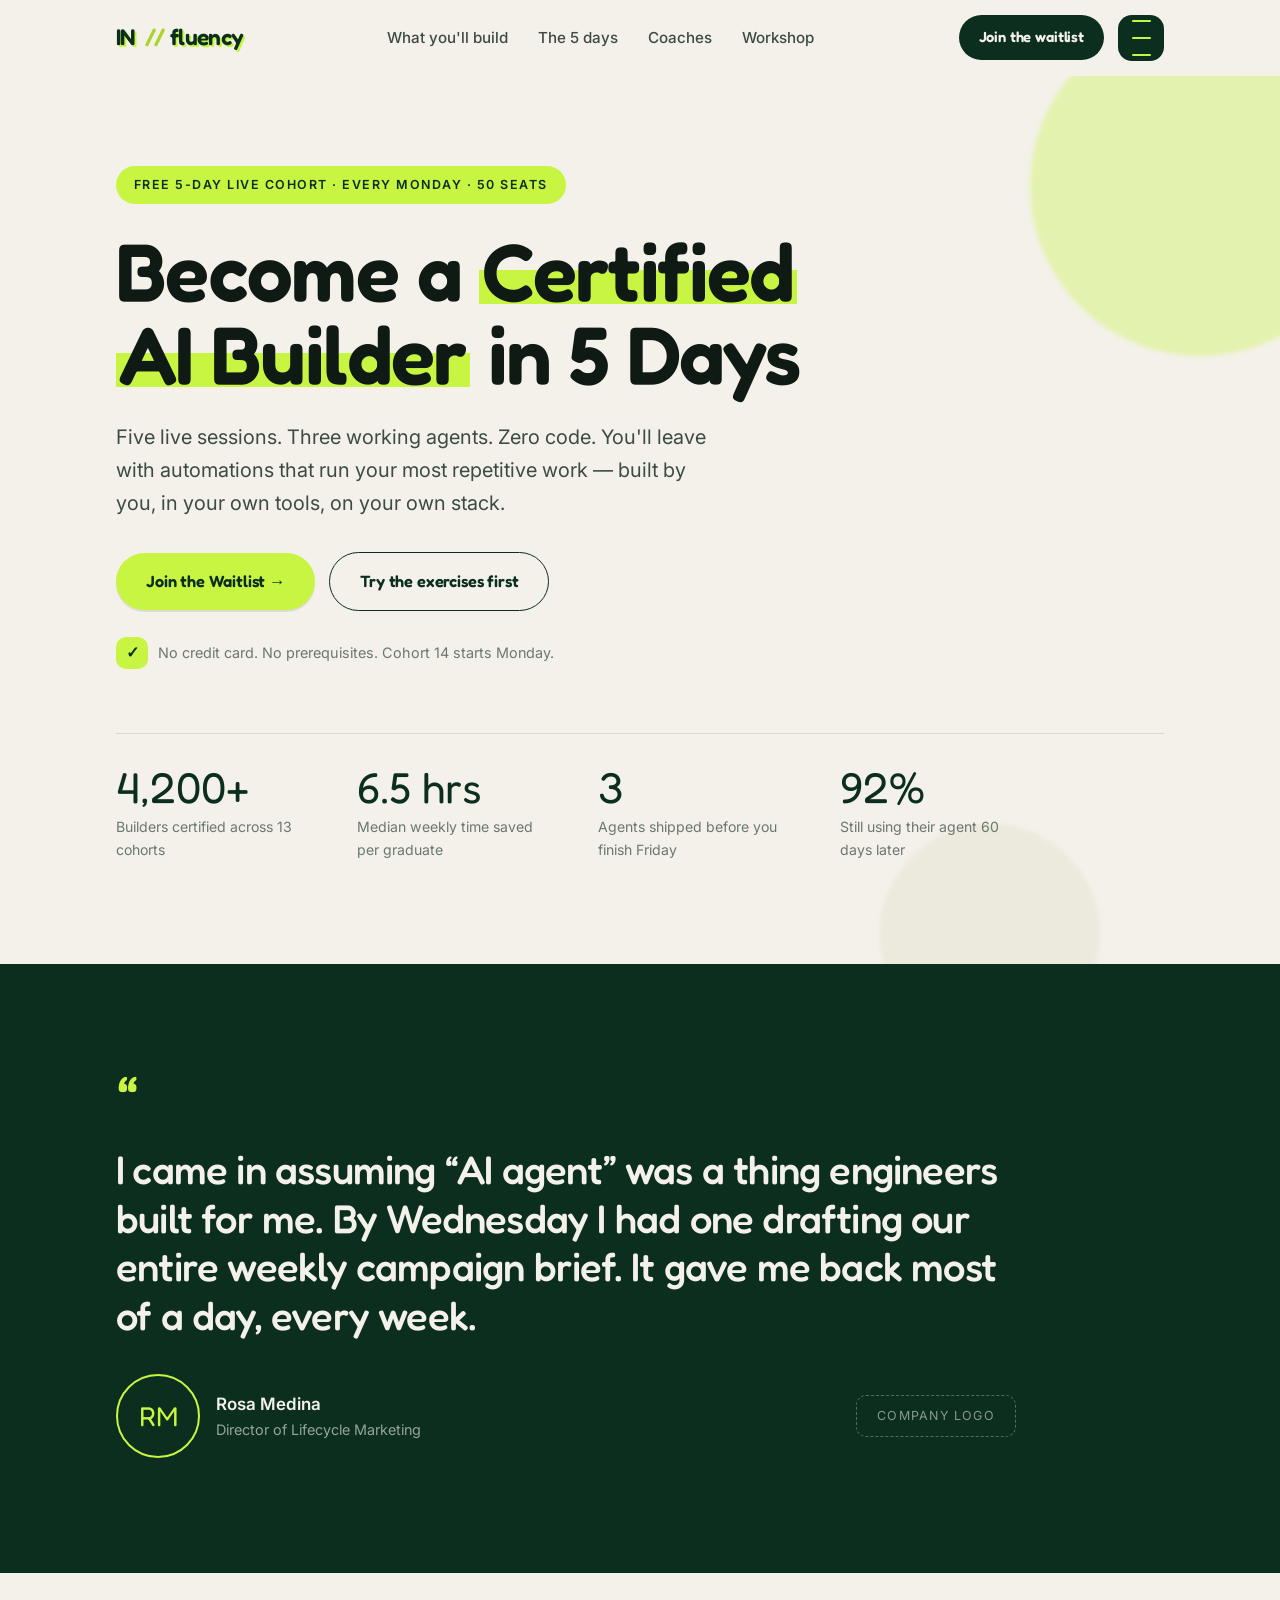
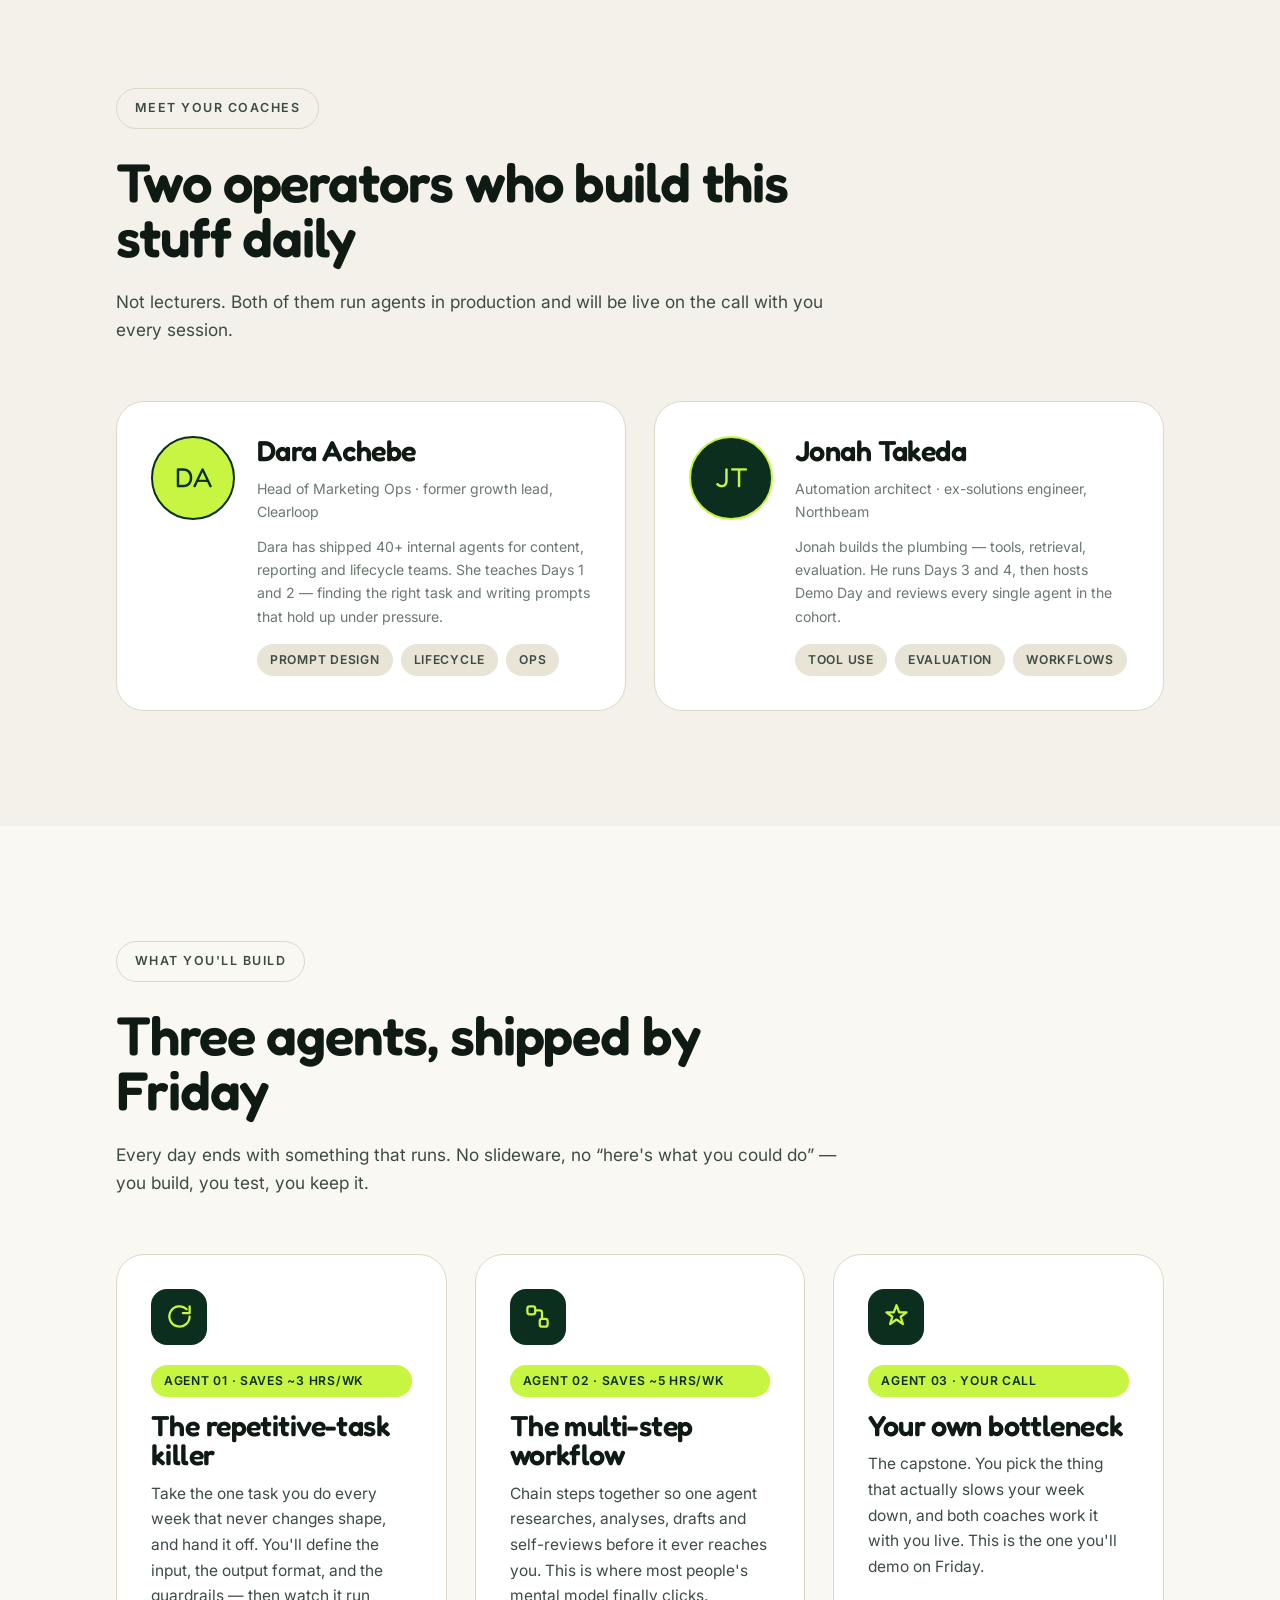
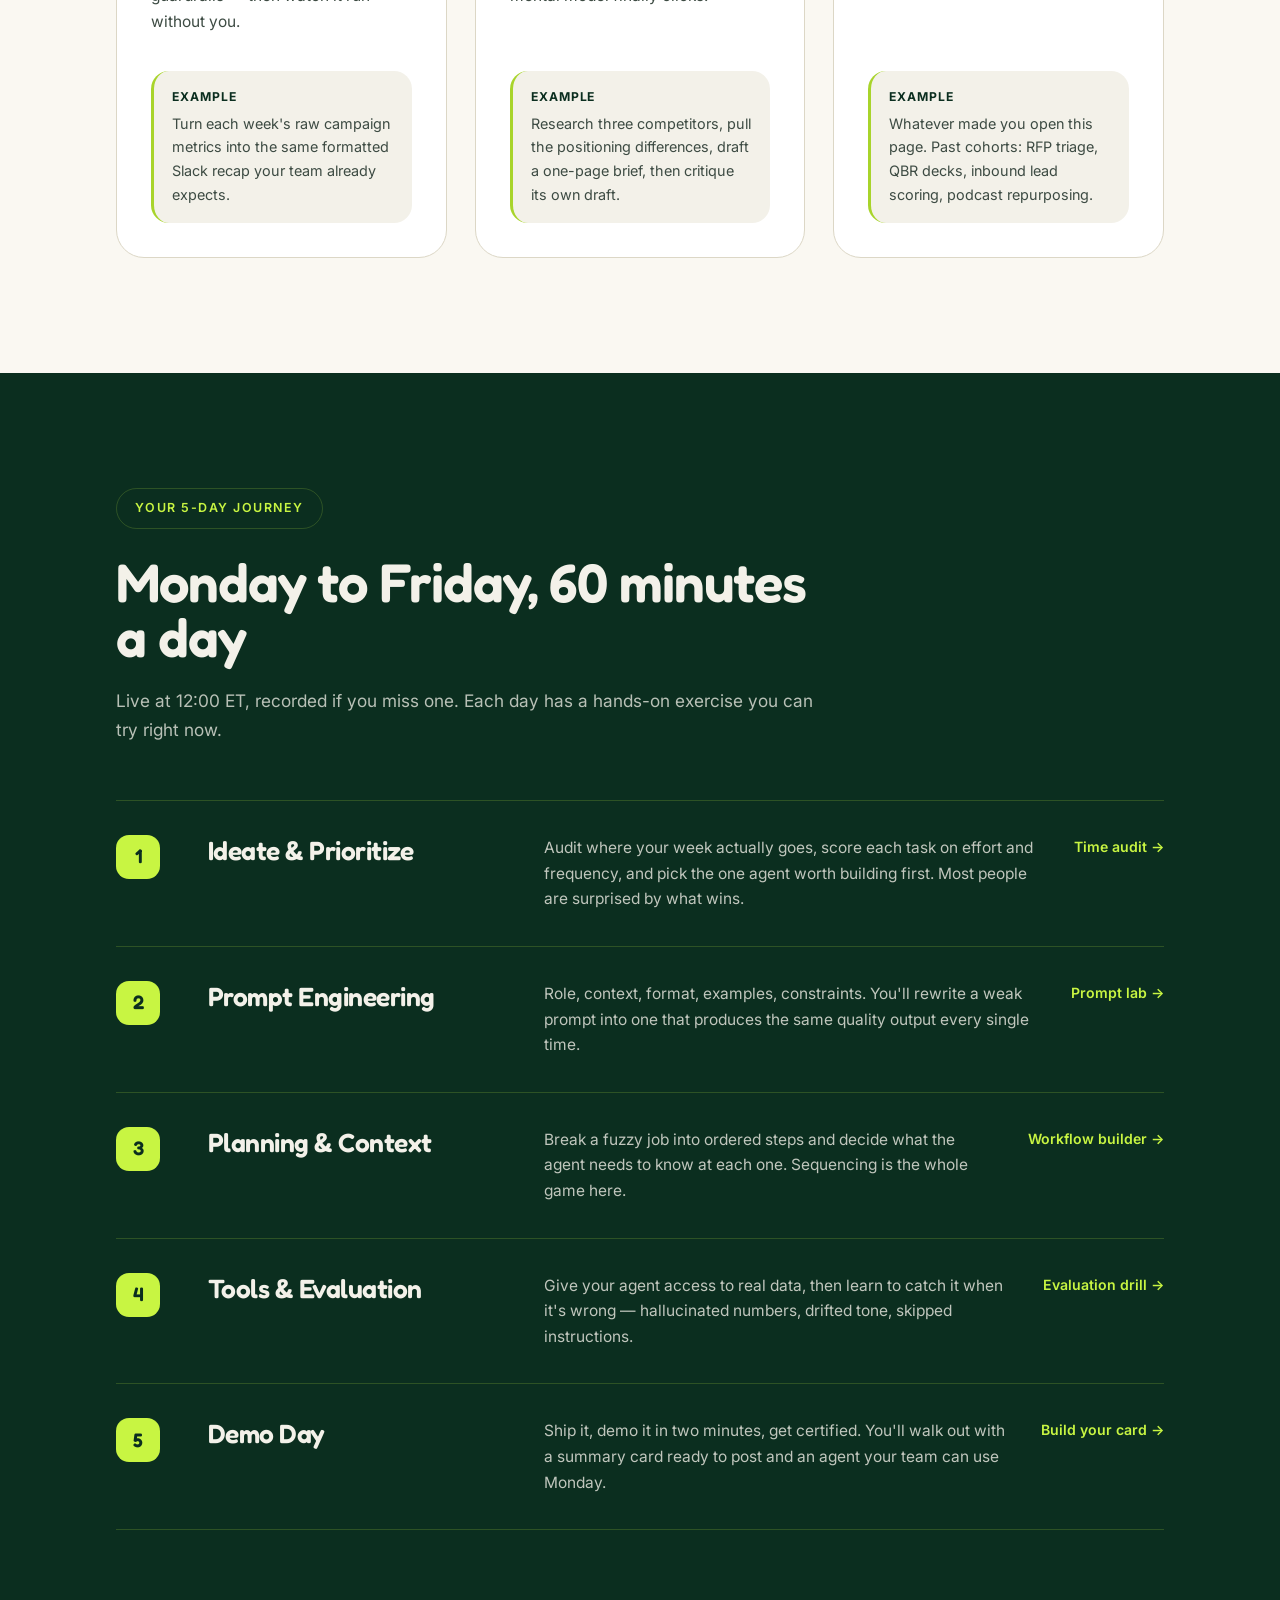
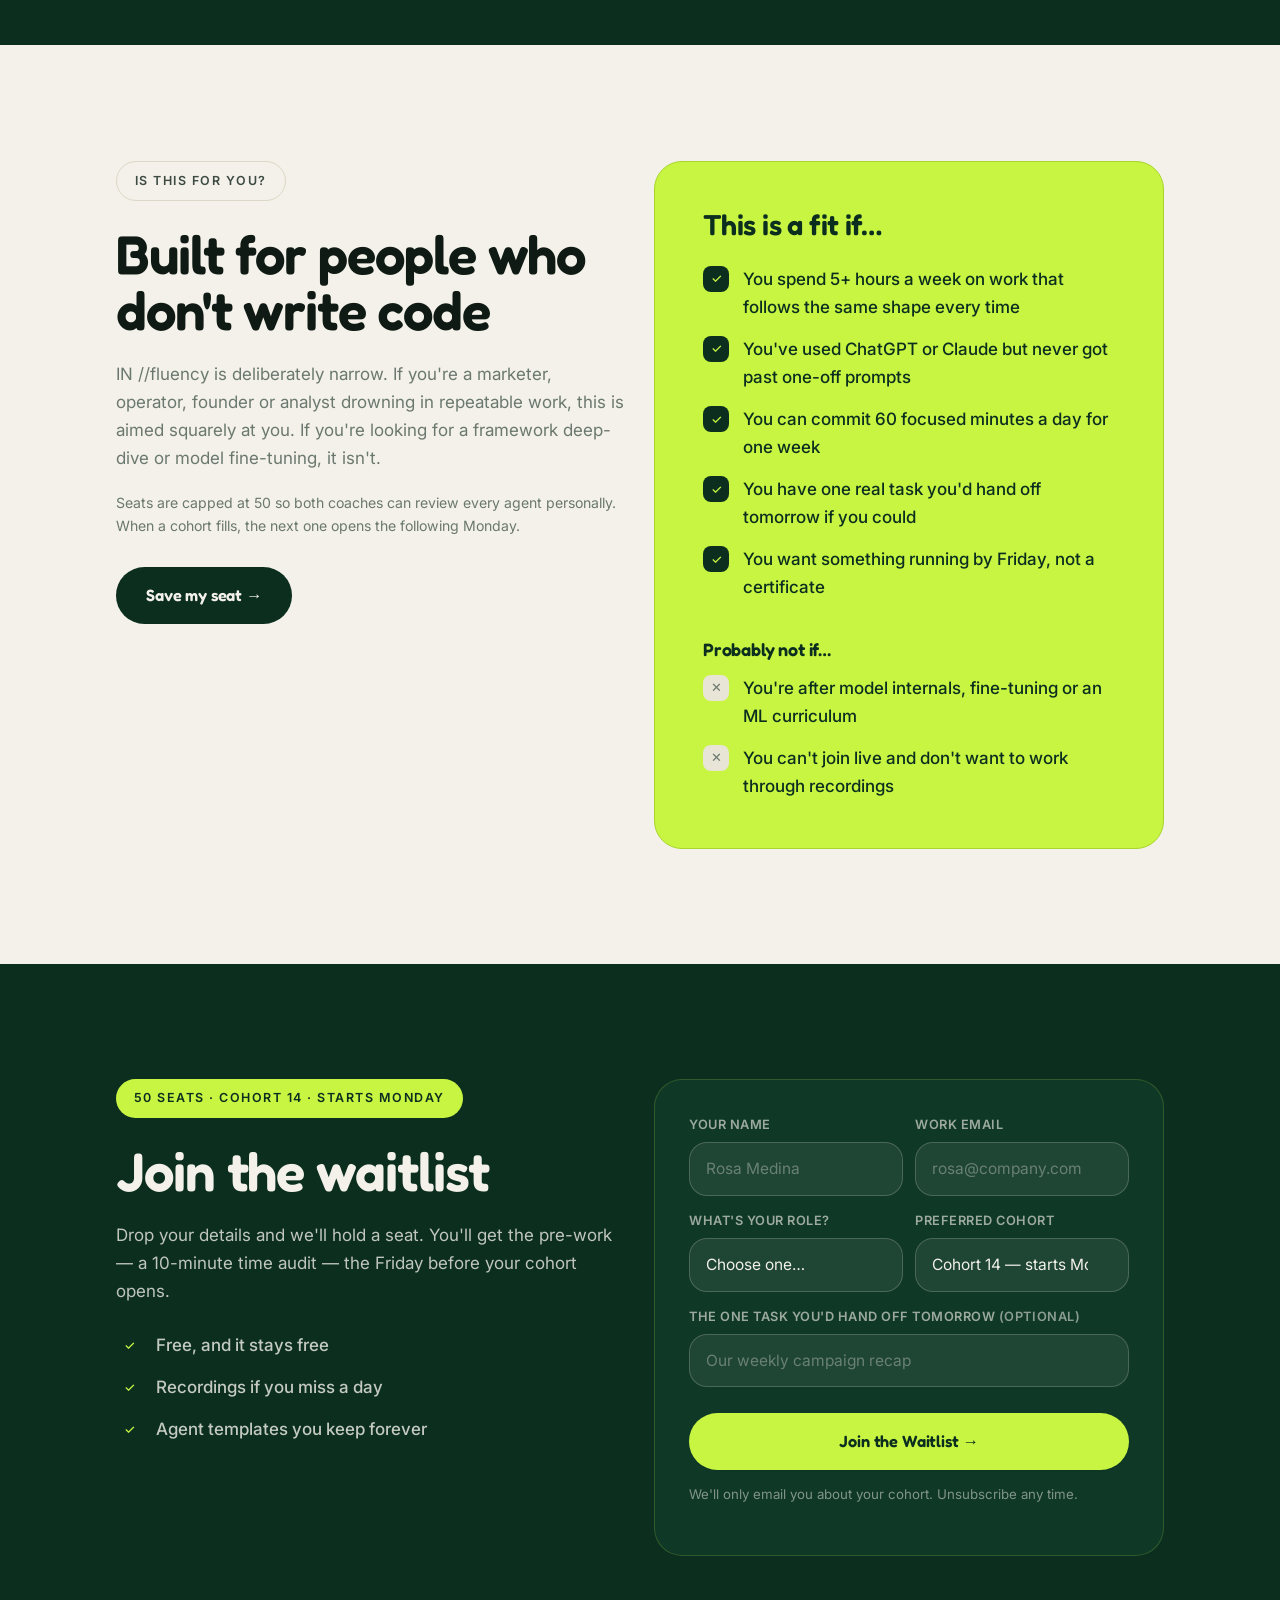
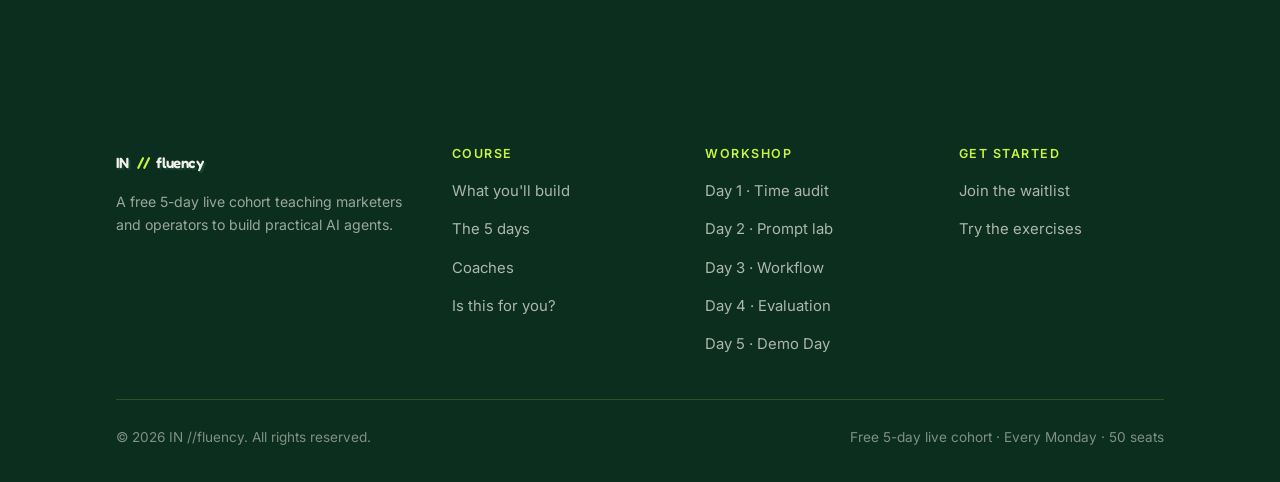
<file: index.html>
<!DOCTYPE html>
<html lang="en">
<head>
<meta charset="utf-8">
<meta name="viewport" content="width=device-width, initial-scale=1">
<title>IN //fluency — Become a Certified AI Builder in 5 Days</title>
<meta name="description" content="A free 5-day live cohort that teaches marketers and operators to build three working AI agents. No code required. 50 seats every Monday.">
<meta name="theme-color" content="#0B2E1F">

<meta property="og:title" content="IN //fluency — Become a Certified AI Builder in 5 Days">
<meta property="og:description" content="Build three working AI agents in five days. Free live cohort for marketers and operators.">
<meta property="og:type" content="website">

<link rel="icon" href="data:image/svg+xml,<svg xmlns='http://www.w3.org/2000/svg' viewBox='0 0 100 100'><rect width='100' height='100' rx='22' fill='%230B2E1F'/><text y='70' x='50' text-anchor='middle' font-size='56' font-family='sans-serif' font-weight='bold' fill='%23C8F542'>//</text></svg>">
<link rel="icon" type="image/png" sizes="32x32" href="assets/icons/favicon-32.png">
<link rel="apple-touch-icon" sizes="180x180" href="assets/icons/apple-touch-icon.png">
<link rel="manifest" href="site.webmanifest">

<!-- Home-screen / standalone behaviour -->
<meta name="mobile-web-app-capable" content="yes">
<meta name="apple-mobile-web-app-capable" content="yes">
<meta name="apple-mobile-web-app-status-bar-style" content="default">
<meta name="apple-mobile-web-app-title" content="IN //fluency">

<link rel="preconnect" href="https://fonts.googleapis.com">
<link rel="preconnect" href="https://fonts.gstatic.com" crossorigin>
<link href="https://fonts.googleapis.com/css2?family=Fredoka:wght@400;500;600;700&family=Inter:wght@400;500;600;700&display=swap" rel="stylesheet">

<link rel="stylesheet" href="assets/css/styles.css">
</head>
<body>

<a class="skip-link" href="#main">Skip to content</a>

<!-- ============================================================== NAV === -->
<header class="nav" id="nav">
  <div class="nav__inner">
    <a class="wordmark" href="index.html">
      IN <span class="wordmark__slash" aria-hidden="true">//</span>fluency
    </a>

    <nav aria-label="Primary">
      <ul class="nav__links">
        <li><a href="#build">What you'll build</a></li>
        <li><a href="#journey">The 5 days</a></li>
        <li><a href="#coaches">Coaches</a></li>
        <li><a href="workshop.html">Workshop</a></li>
      </ul>
    </nav>

    <div class="nav__actions">
      <a class="btn btn--dark btn--sm" href="#waitlist">Join the waitlist</a>
      <button class="hamburger" id="menuBtn" aria-expanded="false" aria-controls="menu" aria-label="Open menu">
        <span></span><span></span><span></span>
      </button>
    </div>
  </div>
</header>

<!-- Full-screen menu -->
<div class="menu" id="menu" hidden>
  <button class="hamburger menu__close" id="menuClose" aria-label="Close menu" aria-expanded="true">
    <span></span><span></span><span></span>
  </button>
  <nav aria-label="Menu">
    <ul class="menu__list">
      <li><a href="#build"><span class="num">01</span> What you'll build</a></li>
      <li><a href="#journey"><span class="num">02</span> Your 5-day journey</a></li>
      <li><a href="#coaches"><span class="num">03</span> Meet your coaches</a></li>
      <li><a href="#fit"><span class="num">04</span> Is this for you?</a></li>
      <li><a href="workshop.html"><span class="num">05</span> Hands-on workshop</a></li>
      <li><a href="#waitlist"><span class="num">06</span> Join the waitlist</a></li>
    </ul>
  </nav>
  <div class="menu__foot">
    <span>Free 5-day live cohort · Every Monday · 50 seats</span>
    <a class="btn btn--lime btn--sm" href="#waitlist">Save my seat</a>
  </div>
</div>

<main id="main">

<!-- ============================================================= HERO === -->
<section class="hero">
  <div class="hero__blob hero__blob--a" aria-hidden="true"></div>
  <div class="hero__blob hero__blob--b" aria-hidden="true"></div>
  <div class="wrap">
    <div class="hero__inner">
      <span class="eyebrow">Free 5-day live cohort · Every Monday · 50 seats</span>
      <h1>Become a <em>Certified AI&nbsp;Builder</em> in 5 Days</h1>
      <p class="hero__sub">
        Five live sessions. Three working agents. Zero code. You'll leave with automations
        that run your most repetitive work &mdash; built by you, in your own tools, on your own stack.
      </p>
      <div class="hero__cta">
        <a class="btn btn--lime" href="#waitlist">Join the Waitlist &rarr;</a>
        <a class="btn btn--ghost" href="workshop.html">Try the exercises first</a>
      </div>
      <p class="hero__note">
        <span class="step-badge step-badge--sm" aria-hidden="true">✓</span>
        No credit card. No prerequisites. Cohort 14 starts Monday.
      </p>
    </div>

    <div class="stat-row">
      <div class="stat">
        <div class="stat__num">4,200+</div>
        <div class="stat__label">Builders certified across 13 cohorts</div>
      </div>
      <div class="stat">
        <div class="stat__num">6.5 hrs</div>
        <div class="stat__label">Median weekly time saved per graduate</div>
      </div>
      <div class="stat">
        <div class="stat__num">3</div>
        <div class="stat__label">Agents shipped before you finish Friday</div>
      </div>
      <div class="stat">
        <div class="stat__num">92%</div>
        <div class="stat__label">Still using their agent 60 days later</div>
      </div>
    </div>
  </div>
</section>

<!-- ===================================================== SOCIAL PROOF === -->
<section class="section section--dark">
  <div class="wrap">
    <div class="quote">
      <span class="quote__mark" aria-hidden="true">&ldquo;</span>
      <p class="quote__text">
        I came in assuming &ldquo;AI agent&rdquo; was a thing engineers built for me. By Wednesday I had one
        drafting our entire weekly campaign brief. It gave me back most of a day, every week.
      </p>
      <div class="quote__by">
        <span class="avatar avatar--alt" aria-hidden="true">RM</span>
        <div>
          <div class="quote__name">Rosa Medina</div>
          <div class="quote__role">Director of Lifecycle Marketing</div>
        </div>
        <div class="logo-chip">Company logo</div>
      </div>
    </div>
  </div>
</section>

<!-- ========================================================== COACHES === -->
<section class="section" id="coaches">
  <div class="wrap">
    <div class="section-head">
      <span class="eyebrow eyebrow--ghost">Meet your coaches</span>
      <h2>Two operators who build this stuff daily</h2>
      <p>Not lecturers. Both of them run agents in production and will be live on the call with you every session.</p>
    </div>

    <div class="grid grid--2">
      <article class="card coach">
        <span class="avatar" aria-hidden="true">DA</span>
        <div>
          <h3>Dara Achebe</h3>
          <p class="coach__role">Head of Marketing Ops · former growth lead, Clearloop</p>
          <p class="u-small u-mute">
            Dara has shipped 40+ internal agents for content, reporting and lifecycle teams. She teaches
            Days 1 and 2 &mdash; finding the right task and writing prompts that hold up under pressure.
          </p>
          <div class="coach__creds">
            <span class="tag">Prompt design</span>
            <span class="tag">Lifecycle</span>
            <span class="tag">Ops</span>
          </div>
        </div>
      </article>

      <article class="card coach">
        <span class="avatar avatar--alt" aria-hidden="true">JT</span>
        <div>
          <h3>Jonah Takeda</h3>
          <p class="coach__role">Automation architect · ex-solutions engineer, Northbeam</p>
          <p class="u-small u-mute">
            Jonah builds the plumbing &mdash; tools, retrieval, evaluation. He runs Days 3 and 4, then
            hosts Demo Day and reviews every single agent in the cohort.
          </p>
          <div class="coach__creds">
            <span class="tag">Tool use</span>
            <span class="tag">Evaluation</span>
            <span class="tag">Workflows</span>
          </div>
        </div>
      </article>
    </div>
  </div>
</section>

<!-- ==================================================== WHAT YOU BUILD == -->
<section class="section section--soft" id="build">
  <div class="wrap">
    <div class="section-head">
      <span class="eyebrow eyebrow--ghost">What you'll build</span>
      <h2>Three agents, shipped by Friday</h2>
      <p>Every day ends with something that runs. No slideware, no &ldquo;here's what you could do&rdquo; &mdash; you build, you test, you keep it.</p>
    </div>

    <div class="grid grid--3">

      <article class="card card--hover agent-card">
        <div class="agent-card__icon" aria-hidden="true">
          <svg viewBox="0 0 24 24" fill="none" stroke="currentColor" stroke-width="2" stroke-linecap="round" stroke-linejoin="round">
            <path d="M21 12a9 9 0 1 1-2.6-6.4"></path><polyline points="21 3 21 9 15 9"></polyline>
          </svg>
        </div>
        <span class="tag tag--lime">Agent 01 · saves ~3 hrs/wk</span>
        <h3>The repetitive-task killer</h3>
        <p class="agent-card__body">
          Take the one task you do every week that never changes shape, and hand it off. You'll
          define the input, the output format, and the guardrails &mdash; then watch it run without you.
        </p>
        <div class="agent-card__eg">
          <strong>Example</strong>
          Turn each week's raw campaign metrics into the same formatted Slack recap your team already expects.
        </div>
      </article>

      <article class="card card--hover agent-card">
        <div class="agent-card__icon" aria-hidden="true">
          <svg viewBox="0 0 24 24" fill="none" stroke="currentColor" stroke-width="2" stroke-linecap="round" stroke-linejoin="round">
            <rect x="3" y="3" width="7" height="7" rx="2"></rect><rect x="14" y="14" width="7" height="7" rx="2"></rect>
            <path d="M10 6.5h4a2 2 0 0 1 2 2V14"></path>
          </svg>
        </div>
        <span class="tag tag--lime">Agent 02 · saves ~5 hrs/wk</span>
        <h3>The multi-step workflow</h3>
        <p class="agent-card__body">
          Chain steps together so one agent researches, analyses, drafts and self-reviews before
          it ever reaches you. This is where most people's mental model finally clicks.
        </p>
        <div class="agent-card__eg">
          <strong>Example</strong>
          Research three competitors, pull the positioning differences, draft a one-page brief, then critique its own draft.
        </div>
      </article>

      <article class="card card--hover agent-card">
        <div class="agent-card__icon" aria-hidden="true">
          <svg viewBox="0 0 24 24" fill="none" stroke="currentColor" stroke-width="2" stroke-linecap="round" stroke-linejoin="round">
            <path d="M12 2l2.4 6.3H21l-5.3 3.9 2 6.5-5.7-4-5.7 4 2-6.5L3 8.3h6.6z"></path>
          </svg>
        </div>
        <span class="tag tag--lime">Agent 03 · your call</span>
        <h3>Your own bottleneck</h3>
        <p class="agent-card__body">
          The capstone. You pick the thing that actually slows your week down, and both coaches
          work it with you live. This is the one you'll demo on Friday.
        </p>
        <div class="agent-card__eg">
          <strong>Example</strong>
          Whatever made you open this page. Past cohorts: RFP triage, QBR decks, inbound lead scoring, podcast repurposing.
        </div>
      </article>

    </div>
  </div>
</section>

<!-- ========================================================== JOURNEY === -->
<section class="section section--dark" id="journey">
  <div class="wrap">
    <div class="section-head">
      <span class="eyebrow eyebrow--ghost">Your 5-day journey</span>
      <h2>Monday to Friday, 60 minutes a day</h2>
      <p>Live at 12:00 ET, recorded if you miss one. Each day has a hands-on exercise you can try right now.</p>
    </div>

    <div class="journey">

      <div class="journey__row">
        <span class="step-badge">1</span>
        <h3 class="journey__title">Ideate &amp; Prioritize</h3>
        <p class="journey__desc">
          Audit where your week actually goes, score each task on effort and frequency, and pick the
          one agent worth building first. Most people are surprised by what wins.
        </p>
        <a class="journey__link" href="workshop.html#day-1">Time audit &rarr;</a>
      </div>

      <div class="journey__row">
        <span class="step-badge">2</span>
        <h3 class="journey__title">Prompt Engineering</h3>
        <p class="journey__desc">
          Role, context, format, examples, constraints. You'll rewrite a weak prompt into one that
          produces the same quality output every single time.
        </p>
        <a class="journey__link" href="workshop.html#day-2">Prompt lab &rarr;</a>
      </div>

      <div class="journey__row">
        <span class="step-badge">3</span>
        <h3 class="journey__title">Planning &amp; Context</h3>
        <p class="journey__desc">
          Break a fuzzy job into ordered steps and decide what the agent needs to know at each one.
          Sequencing is the whole game here.
        </p>
        <a class="journey__link" href="workshop.html#day-3">Workflow builder &rarr;</a>
      </div>

      <div class="journey__row">
        <span class="step-badge">4</span>
        <h3 class="journey__title">Tools &amp; Evaluation</h3>
        <p class="journey__desc">
          Give your agent access to real data, then learn to catch it when it's wrong &mdash; hallucinated
          numbers, drifted tone, skipped instructions.
        </p>
        <a class="journey__link" href="workshop.html#day-4">Evaluation drill &rarr;</a>
      </div>

      <div class="journey__row">
        <span class="step-badge">5</span>
        <h3 class="journey__title">Demo Day</h3>
        <p class="journey__desc">
          Ship it, demo it in two minutes, get certified. You'll walk out with a summary card ready
          to post and an agent your team can use Monday.
        </p>
        <a class="journey__link" href="workshop.html#day-5">Build your card &rarr;</a>
      </div>

    </div>
  </div>
</section>

<!-- ============================================================== FIT === -->
<section class="section" id="fit">
  <div class="wrap">
    <div class="grid grid--2">
      <div>
        <span class="eyebrow eyebrow--ghost">Is this for you?</span>
        <h2>Built for people who don't write code</h2>
        <p class="u-mute">
          IN //fluency is deliberately narrow. If you're a marketer, operator, founder or analyst
          drowning in repeatable work, this is aimed squarely at you. If you're looking for a
          framework deep-dive or model fine-tuning, it isn't.
        </p>
        <p class="u-mute u-small">
          Seats are capped at 50 so both coaches can review every agent personally. When a cohort
          fills, the next one opens the following Monday.
        </p>
        <a class="btn btn--dark u-mt-s" href="#waitlist">Save my seat &rarr;</a>
      </div>

      <div class="card card--lime fit-card">
        <h3>This is a fit if&hellip;</h3>
        <ul class="checklist u-mt-m">
          <li><span class="check-icon" aria-hidden="true">✓</span> You spend 5+ hours a week on work that follows the same shape every time</li>
          <li><span class="check-icon" aria-hidden="true">✓</span> You've used ChatGPT or Claude but never got past one-off prompts</li>
          <li><span class="check-icon" aria-hidden="true">✓</span> You can commit 60 focused minutes a day for one week</li>
          <li><span class="check-icon" aria-hidden="true">✓</span> You have one real task you'd hand off tomorrow if you could</li>
          <li><span class="check-icon" aria-hidden="true">✓</span> You want something running by Friday, not a certificate</li>
        </ul>

        <h4 class="u-mt-l">Probably not if&hellip;</h4>
        <ul class="checklist u-mt-s">
          <li><span class="check-icon check-icon--no" aria-hidden="true">✕</span> You're after model internals, fine-tuning or an ML curriculum</li>
          <li><span class="check-icon check-icon--no" aria-hidden="true">✕</span> You can't join live and don't want to work through recordings</li>
        </ul>
      </div>
    </div>
  </div>
</section>

<!-- ========================================================= WAITLIST === -->
<section class="section section--dark" id="waitlist">
  <div class="wrap">
    <div class="grid grid--2">
      <div>
        <span class="eyebrow">50 seats · Cohort 14 · Starts Monday</span>
        <h2>Join the waitlist</h2>
        <p>
          Drop your details and we'll hold a seat. You'll get the pre-work &mdash; a 10-minute time
          audit &mdash; the Friday before your cohort opens.
        </p>
        <ul class="checklist u-mt-m" style="color: rgba(243,241,233,.8)">
          <li><span class="check-icon" aria-hidden="true">✓</span> Free, and it stays free</li>
          <li><span class="check-icon" aria-hidden="true">✓</span> Recordings if you miss a day</li>
          <li><span class="check-icon" aria-hidden="true">✓</span> Agent templates you keep forever</li>
        </ul>
      </div>

      <div>
        <form class="card card--dark" id="waitlistForm" novalidate>
          <div class="form-row">
            <div class="field">
              <label for="wl-name">Your name</label>
              <input class="input" type="text" id="wl-name" name="name" placeholder="Rosa Medina" autocomplete="name" required>
            </div>
            <div class="field">
              <label for="wl-email">Work email</label>
              <input class="input" type="email" id="wl-email" name="email" placeholder="rosa@company.com" autocomplete="email" required>
            </div>
          </div>

          <div class="form-row u-mt-s">
            <div class="field">
              <label for="wl-role">What's your role?</label>
              <select class="select" id="wl-role" name="role" required>
                <option value="">Choose one&hellip;</option>
                <option>Marketing</option>
                <option>Operations</option>
                <option>Founder / GM</option>
                <option>Sales</option>
                <option>Analytics</option>
                <option>Something else</option>
              </select>
            </div>
            <div class="field">
              <label for="wl-cohort">Preferred cohort</label>
              <select class="select" id="wl-cohort" name="cohort">
                <option>Cohort 14 &mdash; starts Monday</option>
                <option>Cohort 15 &mdash; the week after</option>
                <option>Whenever there's room</option>
              </select>
            </div>
          </div>

          <div class="field u-mt-s">
            <label for="wl-task">The one task you'd hand off tomorrow <span class="u-mute">(optional)</span></label>
            <input class="input" type="text" id="wl-task" name="task" placeholder="Our weekly campaign recap">
          </div>

          <button class="btn btn--lime btn--full u-mt-m" type="submit">Join the Waitlist &rarr;</button>
          <p class="hint u-mt-s">We'll only email you about your cohort. Unsubscribe any time.</p>
          <div class="form-msg" id="waitlistMsg" role="status" aria-live="polite"></div>
        </form>
      </div>
    </div>
  </div>
</section>

</main>

<!-- =========================================================== FOOTER === -->
<footer class="footer">
  <div class="wrap">
    <div class="footer__grid">
      <div>
        <a class="wordmark" href="index.html">
          IN <span class="wordmark__slash" aria-hidden="true">//</span>fluency
        </a>
        <p class="u-small u-mt-s" style="color: rgba(243,241,233,.62); max-width: 300px;">
          A free 5-day live cohort teaching marketers and operators to build practical AI agents.
        </p>
      </div>
      <div>
        <h4>Course</h4>
        <ul>
          <li><a href="#build">What you'll build</a></li>
          <li><a href="#journey">The 5 days</a></li>
          <li><a href="#coaches">Coaches</a></li>
          <li><a href="#fit">Is this for you?</a></li>
        </ul>
      </div>
      <div>
        <h4>Workshop</h4>
        <ul>
          <li><a href="workshop.html#day-1">Day 1 · Time audit</a></li>
          <li><a href="workshop.html#day-2">Day 2 · Prompt lab</a></li>
          <li><a href="workshop.html#day-3">Day 3 · Workflow</a></li>
          <li><a href="workshop.html#day-4">Day 4 · Evaluation</a></li>
          <li><a href="workshop.html#day-5">Day 5 · Demo Day</a></li>
        </ul>
      </div>
      <div>
        <h4>Get started</h4>
        <ul>
          <li><a href="#waitlist">Join the waitlist</a></li>
          <li><a href="workshop.html">Try the exercises</a></li>
        </ul>
      </div>
    </div>
    <div class="footer__bottom">
      <span>&copy; <span id="year">2026</span> IN //fluency. All rights reserved.</span>
      <span>Free 5-day live cohort · Every Monday · 50 seats</span>
    </div>
  </div>
</footer>

<script src="assets/js/site.js"></script>
</body>
</html>
</file>
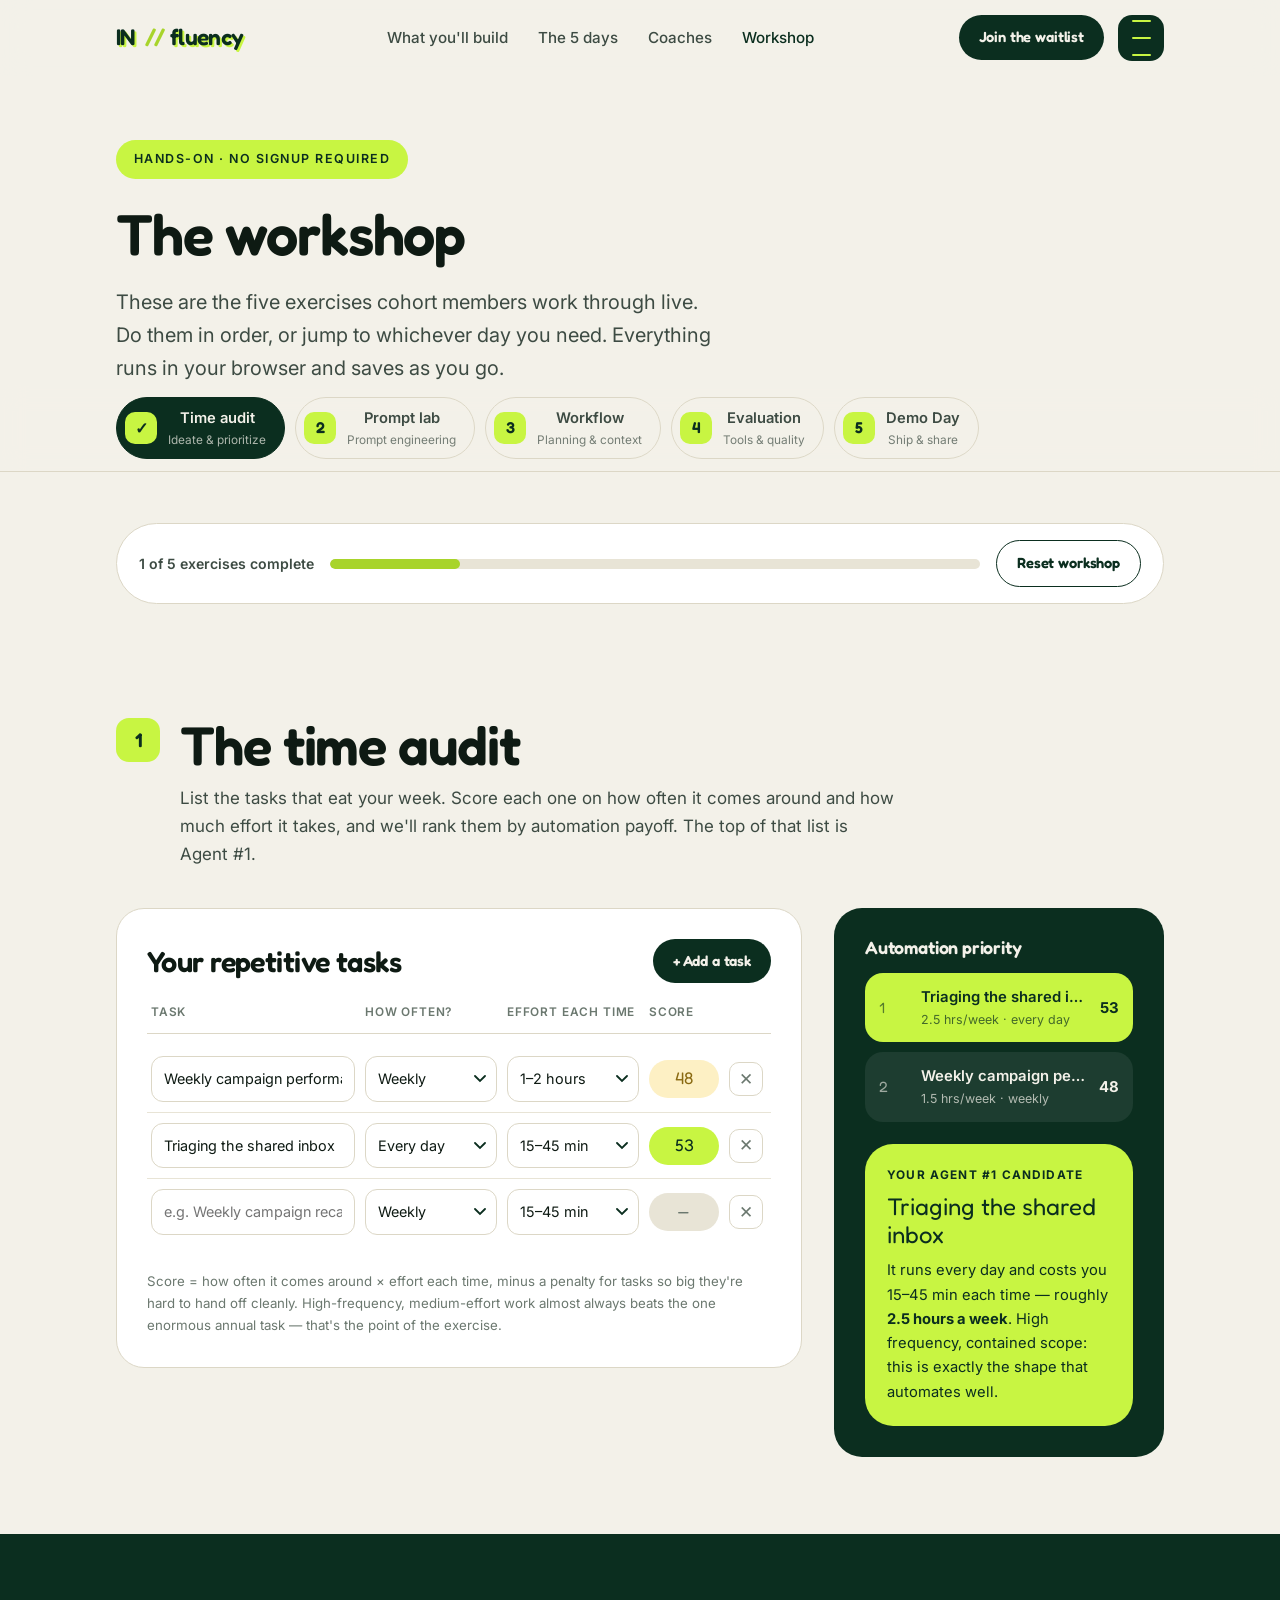
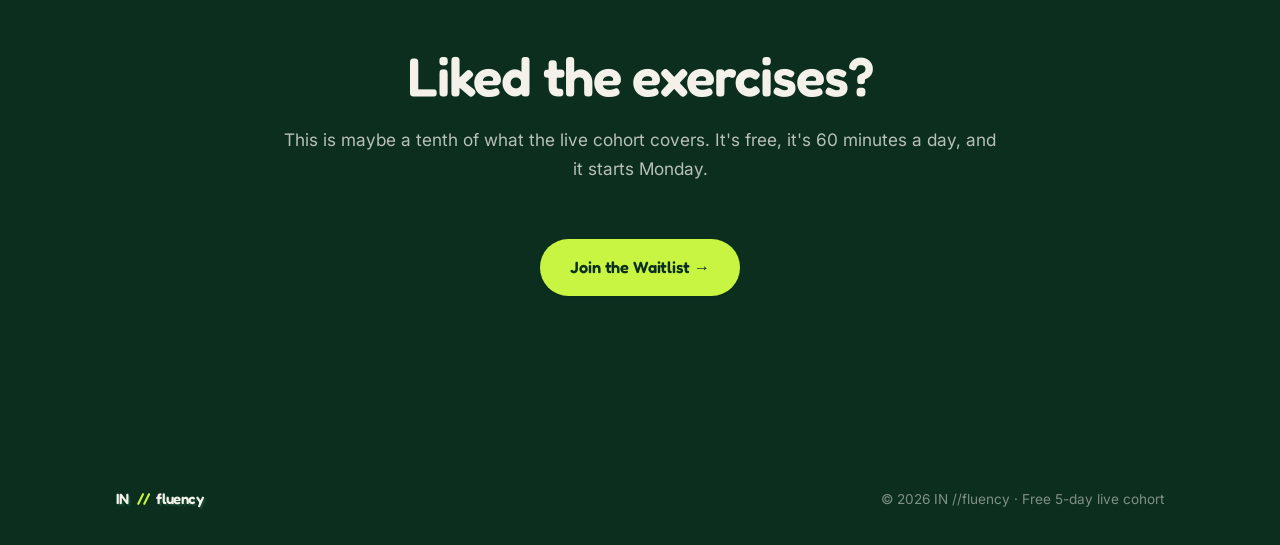
<file: workshop.html>
<!DOCTYPE html>
<html lang="en">
<head>
<meta charset="utf-8">
<meta name="viewport" content="width=device-width, initial-scale=1">
<title>Workshop — IN //fluency</title>
<meta name="description" content="Five hands-on exercises from the IN //fluency cohort: time audit, prompt lab, workflow builder, evaluation drill and your Demo Day card.">
<meta name="theme-color" content="#0B2E1F">

<link rel="icon" href="data:image/svg+xml,<svg xmlns='http://www.w3.org/2000/svg' viewBox='0 0 100 100'><rect width='100' height='100' rx='22' fill='%230B2E1F'/><text y='70' x='50' text-anchor='middle' font-size='56' font-family='sans-serif' font-weight='bold' fill='%23C8F542'>//</text></svg>">
<link rel="icon" type="image/png" sizes="32x32" href="assets/icons/favicon-32.png">
<link rel="apple-touch-icon" sizes="180x180" href="assets/icons/apple-touch-icon.png">
<link rel="manifest" href="site.webmanifest">

<!-- Home-screen / standalone behaviour -->
<meta name="mobile-web-app-capable" content="yes">
<meta name="apple-mobile-web-app-capable" content="yes">
<meta name="apple-mobile-web-app-status-bar-style" content="default">
<meta name="apple-mobile-web-app-title" content="IN //fluency">

<link rel="preconnect" href="https://fonts.googleapis.com">
<link rel="preconnect" href="https://fonts.gstatic.com" crossorigin>
<link href="https://fonts.googleapis.com/css2?family=Fredoka:wght@400;500;600;700&family=Inter:wght@400;500;600;700&display=swap" rel="stylesheet">

<link rel="stylesheet" href="assets/css/styles.css">
<link rel="stylesheet" href="assets/css/workshop.css">
</head>
<body>

<a class="skip-link" href="#main">Skip to content</a>

<!-- ============================================================== NAV === -->
<header class="nav" id="nav">
  <div class="nav__inner">
    <a class="wordmark" href="index.html">
      IN <span class="wordmark__slash" aria-hidden="true">//</span>fluency
    </a>

    <nav aria-label="Primary">
      <ul class="nav__links">
        <li><a href="index.html#build">What you'll build</a></li>
        <li><a href="index.html#journey">The 5 days</a></li>
        <li><a href="index.html#coaches">Coaches</a></li>
        <li><a href="workshop.html" class="is-active">Workshop</a></li>
      </ul>
    </nav>

    <div class="nav__actions">
      <a class="btn btn--dark btn--sm" href="index.html#waitlist">Join the waitlist</a>
      <button class="hamburger" id="menuBtn" aria-expanded="false" aria-controls="menu" aria-label="Open menu">
        <span></span><span></span><span></span>
      </button>
    </div>
  </div>
</header>

<div class="menu" id="menu" hidden>
  <button class="hamburger menu__close" id="menuClose" aria-label="Close menu" aria-expanded="true">
    <span></span><span></span><span></span>
  </button>
  <nav aria-label="Menu">
    <ul class="menu__list">
      <li><a href="#day-1"><span class="num">DAY 1</span> Time audit</a></li>
      <li><a href="#day-2"><span class="num">DAY 2</span> Prompt lab</a></li>
      <li><a href="#day-3"><span class="num">DAY 3</span> Workflow builder</a></li>
      <li><a href="#day-4"><span class="num">DAY 4</span> Evaluation drill</a></li>
      <li><a href="#day-5"><span class="num">DAY 5</span> Demo Day card</a></li>
      <li><a href="index.html"><span class="num">&larr;</span> Back to the course</a></li>
    </ul>
  </nav>
  <div class="menu__foot">
    <span>Free 5-day live cohort · Every Monday · 50 seats</span>
    <a class="btn btn--lime btn--sm" href="index.html#waitlist">Save my seat</a>
  </div>
</div>

<main id="main">

<!-- ========================================================= INTRO ====== -->
<section class="workshop-hero">
  <div class="wrap">
    <span class="eyebrow">Hands-on · No signup required</span>
    <h1 style="font-size: clamp(2.2rem, 5vw, 3.6rem)">The workshop</h1>
    <p class="hero__sub">
      These are the five exercises cohort members work through live. Do them in order, or jump to
      whichever day you need. Everything runs in your browser and saves as you go.
    </p>
  </div>
</section>

<!-- ======================================================== DAY TABS ==== -->
<div class="daybar">
  <div class="daybar__inner" role="tablist" aria-label="Workshop days">
    <button class="daytab" role="tab" id="tab-1" aria-controls="day-1" aria-selected="true" data-day="1">
      <span class="step-badge step-badge--sm"><span class="n">1</span></span>
      <span class="daytab__label">Time audit<span>Ideate &amp; prioritize</span></span>
    </button>
    <button class="daytab" role="tab" id="tab-2" aria-controls="day-2" aria-selected="false" data-day="2">
      <span class="step-badge step-badge--sm"><span class="n">2</span></span>
      <span class="daytab__label">Prompt lab<span>Prompt engineering</span></span>
    </button>
    <button class="daytab" role="tab" id="tab-3" aria-controls="day-3" aria-selected="false" data-day="3">
      <span class="step-badge step-badge--sm"><span class="n">3</span></span>
      <span class="daytab__label">Workflow<span>Planning &amp; context</span></span>
    </button>
    <button class="daytab" role="tab" id="tab-4" aria-controls="day-4" aria-selected="false" data-day="4">
      <span class="step-badge step-badge--sm"><span class="n">4</span></span>
      <span class="daytab__label">Evaluation<span>Tools &amp; quality</span></span>
    </button>
    <button class="daytab" role="tab" id="tab-5" aria-controls="day-5" aria-selected="false" data-day="5">
      <span class="step-badge step-badge--sm"><span class="n">5</span></span>
      <span class="daytab__label">Demo Day<span>Ship &amp; share</span></span>
    </button>
  </div>
</div>

<div class="wrap">
  <div class="progress-strip">
    <span class="progress-strip__txt" id="progressTxt">0 of 5 exercises complete</span>
    <div class="meter"><div class="meter__fill" id="progressFill"></div></div>
    <button class="btn btn--ghost btn--sm" id="resetAll" type="button">Reset workshop</button>
  </div>
</div>

<!-- ================================================== DAY 1 · AUDIT ===== -->
<section class="section section--tight daypanel" id="day-1" role="tabpanel" aria-labelledby="tab-1">
  <div class="wrap">
    <div class="exercise-head">
      <span class="step-badge">1</span>
      <div>
        <h2>The time audit</h2>
        <p>
          List the tasks that eat your week. Score each one on how often it comes around and how much
          effort it takes, and we'll rank them by automation payoff. The top of that list is Agent&nbsp;#1.
        </p>
      </div>
    </div>

    <div class="lab">
      <div class="panel">
        <div class="panel__head">
          <h3>Your repetitive tasks</h3>
          <button class="btn btn--dark btn--sm" id="addTask" type="button">+ Add a task</button>
        </div>

        <div class="audit-table">
          <div class="audit-head">
            <span>Task</span>
            <span>How often?</span>
            <span>Effort each time</span>
            <span>Score</span>
            <span class="sr-only">Remove</span>
          </div>
          <div id="auditRows"></div>
        </div>

        <p class="hint u-mt-m">
          Score = how often it comes around &times; effort each time, minus a penalty for tasks so big
          they're hard to hand off cleanly. High-frequency, medium-effort work almost always beats the
          one enormous annual task &mdash; that's the point of the exercise.
        </p>
      </div>

      <aside class="panel panel--dark lab__side">
        <h4 style="margin-bottom:16px">Automation priority</h4>
        <ol class="rank-list" id="rankList"></ol>
        <div id="verdictWrap"></div>
      </aside>
    </div>
  </div>
</section>

<!-- ============================================== DAY 2 · PROMPT LAB ==== -->
<section class="section section--tight daypanel" id="day-2" role="tabpanel" aria-labelledby="tab-2" hidden>
  <div class="wrap">
    <div class="exercise-head">
      <span class="step-badge">2</span>
      <div>
        <h2>The prompt lab</h2>
        <p>
          Write a real prompt for the brief below. The checklist on the right lights up as your draft
          picks up each of the five elements a durable prompt needs.
        </p>
      </div>
    </div>

    <div class="lab">
      <div class="panel">
        <div class="brief">
          <h4>The brief</h4>
          <p>
            Turn a 1,200-word blog post about our new reporting dashboard into three social posts &mdash;
            one for LinkedIn, two for X &mdash; aimed at marketing ops leads. Keep our voice: plain,
            specific, no hype.
          </p>
        </div>

        <label class="lbl" for="promptDraft">Your prompt</label>
        <div class="promptlab__editor u-mt-s">
          <textarea class="textarea" id="promptDraft" placeholder="You are a&hellip;"></textarea>
          <span class="counter" id="promptCount">0 words</span>
        </div>

        <div class="u-between u-mt-m">
          <div class="toggle-row" role="group" aria-label="Example prompt">
            <button type="button" id="egBefore" aria-pressed="true">Weak version</button>
            <button type="button" id="egAfter" aria-pressed="false">Strong version</button>
          </div>
          <button class="btn btn--ghost btn--sm" type="button" id="useExample">Load into editor</button>
        </div>

        <div class="example-box" id="exampleBox"></div>
      </div>

      <aside class="panel lab__side">
        <h4>Prompt checklist</h4>
        <p class="hint" style="margin-bottom:14px">Five elements. Hit all five and your output stops being a coin flip.</p>

        <div class="meter"><div class="meter__fill" id="rubricFill"></div></div>
        <p class="u-small u-mute" id="rubricScore" style="margin-bottom:18px">0 of 5 elements</p>

        <ul class="rubric" id="rubricList">
          <li data-key="role">
            <span class="rubric__dot" aria-hidden="true">✓</span>
            <span>
              <span class="rubric__name">Role</span>
              <span class="rubric__hint">Tell it who it's being. &ldquo;You are a B2B social editor&hellip;&rdquo;</span>
            </span>
          </li>
          <li data-key="context">
            <span class="rubric__dot" aria-hidden="true">✓</span>
            <span>
              <span class="rubric__name">Context</span>
              <span class="rubric__hint">The audience, the product, the voice, the source material.</span>
            </span>
          </li>
          <li data-key="format">
            <span class="rubric__dot" aria-hidden="true">✓</span>
            <span>
              <span class="rubric__name">Format</span>
              <span class="rubric__hint">Exactly what comes back: how many, how long, what shape.</span>
            </span>
          </li>
          <li data-key="examples">
            <span class="rubric__dot" aria-hidden="true">✓</span>
            <span>
              <span class="rubric__name">Examples</span>
              <span class="rubric__hint">One good sample beats a paragraph of description.</span>
            </span>
          </li>
          <li data-key="constraints">
            <span class="rubric__dot" aria-hidden="true">✓</span>
            <span>
              <span class="rubric__name">Constraints</span>
              <span class="rubric__hint">What to avoid: no hashtags, no hype, don't invent numbers.</span>
            </span>
          </li>
        </ul>

        <div class="feedback feedback--ok" id="promptDone" style="margin-top:18px">
          <h4>All five, locked in.</h4>
          <p style="margin:0">That's a prompt you can hand to a teammate and get the same output twice.</p>
        </div>
      </aside>
    </div>
  </div>
</section>

<!-- =========================================== DAY 3 · WORKFLOW ========= -->
<section class="section section--tight daypanel" id="day-3" role="tabpanel" aria-labelledby="tab-3" hidden>
  <div class="wrap">
    <div class="exercise-head">
      <span class="step-badge">3</span>
      <div>
        <h2>The workflow builder</h2>
        <p>
          An agent doing one big job in one shot is a coin flip. An agent doing five small ordered
          steps is a system. Drag these into the order you'd run them &mdash; or use the arrows.
        </p>
      </div>
    </div>

    <div class="lab">
      <div class="panel">
        <div class="panel__head">
          <h3>Competitor brief agent</h3>
          <button class="btn btn--ghost btn--sm" type="button" id="wfShuffle">Shuffle</button>
        </div>
        <p class="hint" style="margin-bottom:18px">
          The job: produce a one-page competitor brief from three URLs. Sequence the steps.
        </p>

        <div class="wf" id="wfList"></div>

        <div class="u-flex u-mt-m">
          <button class="btn btn--dark" type="button" id="wfCheck">Check my sequence</button>
          <button class="btn btn--ghost btn--sm" type="button" id="wfReveal">Show the answer</button>
        </div>

        <div class="feedback" id="wfFeedback" role="status" aria-live="polite"></div>
      </div>

      <aside class="panel panel--dark lab__side">
        <h4 style="margin-bottom:14px">Why order matters</h4>
        <p class="u-small" style="color:rgba(243,241,233,.75)">
          Each step's output is the next step's context. Draft before you analyse and the agent is
          writing from nothing. Review before you draft and there's nothing to review.
        </p>
        <p class="u-small" style="color:rgba(243,241,233,.75)">
          The two rules that catch most mistakes: <strong class="u-lime">gather first</strong>, and
          <strong class="u-lime">review last</strong>. Everything between those is judgement.
        </p>
        <div class="empty-state" style="margin-top:18px">
          On Day 3 you'll do this with your own task, and the coaches will pull it apart with you.
        </div>
      </aside>
    </div>
  </div>
</section>

<!-- ========================================= DAY 4 · EVALUATION ========= -->
<section class="section section--tight daypanel" id="day-4" role="tabpanel" aria-labelledby="tab-4" hidden>
  <div class="wrap">
    <div class="exercise-head">
      <span class="step-badge">4</span>
      <div>
        <h2>The evaluation drill</h2>
        <p>
          Same prompt, three outputs. Each one fails a different quality check. Flag what's wrong with
          each &mdash; this is the muscle that keeps an agent trustworthy once you stop watching it.
        </p>
      </div>
    </div>

    <div class="brief" style="margin-bottom:24px">
      <h4>The task the agent was given</h4>
      <p>
        &ldquo;Write a two-sentence LinkedIn summary of our Q3 dashboard launch for marketing ops leads.
        Plain voice, no hype. Only use figures from the source post: 1,400 beta users, 31% faster
        reporting. End with a question.&rdquo;
      </p>
    </div>

    <div class="eval-grid" id="evalGrid"></div>

    <div class="u-flex u-mt-m">
      <button class="btn btn--dark" type="button" id="evalCheck">Score my flags</button>
      <button class="btn btn--ghost btn--sm" type="button" id="evalReset">Clear</button>
    </div>

    <div class="scoreboard" id="evalScore" hidden>
      <span class="scoreboard__num" id="evalScoreNum">0/3</span>
      <span class="scoreboard__txt" id="evalScoreTxt"></span>
    </div>
  </div>
</section>

<!-- ============================================ DAY 5 · DEMO DAY ======== -->
<section class="section section--tight daypanel" id="day-5" role="tabpanel" aria-labelledby="tab-5" hidden>
  <div class="wrap">
    <div class="exercise-head">
      <span class="step-badge">5</span>
      <div>
        <h2>Demo Day card</h2>
        <p>
          Fill this in and it renders as a summary card on the right &mdash; the same one graduates
          screenshot and post on Friday. Fill it in now with what you'd <em>want</em> to be true.
        </p>
      </div>
    </div>

    <div class="demo-layout">
      <div class="panel">
        <form class="demo-form" id="demoForm" novalidate>
          <div class="form-row">
            <div class="field">
              <label for="d-builder">Your name</label>
              <input class="input" type="text" id="d-builder" placeholder="Rosa Medina" autocomplete="name">
            </div>
            <div class="field">
              <label for="d-role">Role &amp; company</label>
              <input class="input" type="text" id="d-role" placeholder="Lifecycle Marketing · Clearloop">
            </div>
          </div>

          <div class="field">
            <label for="d-name">Agent name</label>
            <input class="input" type="text" id="d-name" placeholder="The Monday Recap Agent" maxlength="60">
          </div>

          <div class="field">
            <label for="d-problem">The problem it solves</label>
            <textarea class="textarea" id="d-problem" style="min-height:96px" maxlength="260"
              placeholder="Every Monday I spent the morning pulling six dashboards into one recap nobody read until Tuesday."></textarea>
            <span class="hint"><span id="d-problem-left">260</span> characters left</span>
          </div>

          <div class="field">
            <label for="d-agent">What the agent does</label>
            <textarea class="textarea" id="d-agent" style="min-height:96px" maxlength="260"
              placeholder="Pulls the metrics, flags anything off more than 10% week over week, drafts the recap in our format, and reviews its own draft before posting to Slack."></textarea>
            <span class="hint"><span id="d-agent-left">260</span> characters left</span>
          </div>

          <div class="form-row">
            <div class="field">
              <label for="d-before">Hours before (per week)</label>
              <input class="input" type="number" id="d-before" min="0" max="80" step="0.5" placeholder="4">
            </div>
            <div class="field">
              <label for="d-after">Hours after (per week)</label>
              <input class="input" type="number" id="d-after" min="0" max="80" step="0.5" placeholder="0.5">
            </div>
          </div>

          <div class="u-flex">
            <button class="btn btn--dark" type="button" id="demoCopy">Copy as LinkedIn post</button>
            <button class="btn btn--ghost btn--sm" type="button" id="demoClear">Clear card</button>
          </div>
          <div class="form-msg" id="demoMsg" role="status" aria-live="polite"></div>
        </form>
      </div>

      <div class="sharecard" id="shareCard">
        <div class="sharecard__top">
          <span class="sharecard__brand">
            IN <span class="wordmark__slash" aria-hidden="true">//</span>fluency
          </span>
          <span class="sharecard__badge">Certified AI Builder</span>
        </div>

        <h3 class="sharecard__name is-placeholder" id="c-name">Your agent&rsquo;s name</h3>
        <p class="sharecard__by is-placeholder" id="c-by">Your name · role &amp; company</p>

        <div class="sharecard__block">
          <h5>The problem</h5>
          <p class="is-placeholder" id="c-problem">What was eating your week before you built this.</p>
        </div>

        <div class="sharecard__block">
          <h5>The agent</h5>
          <p class="is-placeholder" id="c-agent">What it does now, in your own words.</p>
        </div>

        <div class="beforeafter">
          <div>
            <div class="ba__val" id="c-before">&mdash;</div>
            <div class="ba__lbl">Hours before</div>
          </div>
          <span class="ba__arrow" aria-hidden="true">&rarr;</span>
          <div>
            <div class="ba__val is-after" id="c-after">&mdash;</div>
            <div class="ba__lbl">Hours after</div>
          </div>
          <div class="ba__saved" id="c-saved">Add your hours to see the payoff</div>
        </div>

        <div class="sharecard__foot">
          <span>Cohort 14 · Demo Day</span>
          <span>influency.co</span>
        </div>
      </div>
    </div>
  </div>
</section>

<!-- ======================================================== CLOSING ===== -->
<section class="section section--dark">
  <div class="wrap u-center">
    <div class="section-head section-head--center">
      <h2>Liked the exercises?</h2>
      <p>This is maybe a tenth of what the live cohort covers. It's free, it's 60 minutes a day, and it starts Monday.</p>
    </div>
    <a class="btn btn--lime" href="index.html#waitlist">Join the Waitlist &rarr;</a>
  </div>
</section>

</main>

<footer class="footer">
  <div class="wrap">
    <div class="footer__bottom" style="border-top:0; padding-top:0">
      <a class="wordmark" href="index.html">
        IN <span class="wordmark__slash" aria-hidden="true">//</span>fluency
      </a>
      <span>&copy; <span id="year">2026</span> IN //fluency · Free 5-day live cohort</span>
    </div>
  </div>
</footer>

<script src="assets/js/site.js"></script>
<script src="assets/js/workshop.js"></script>
</body>
</html>
</file>
<file: assets/css/styles.css>
/* ==========================================================================
   IN //fluency — design system
   Palette: cream base, forest-green sections, lime accent
   ========================================================================== */

:root {
  /* Core palette */
  --cream:        #F3F1E9;
  --cream-soft:   #FAF8F2;
  --cream-deep:   #E8E4D6;
  --forest:       #0B2E1F;
  --forest-2:     #0F3826;
  --forest-3:     #16452F;
  --lime:         #C8F542;
  --lime-bright:  #D4FF4D;
  --lime-deep:    #A8D42B;
  --ink:          #0E1A13;
  --ink-soft:     #3D4B43;
  --ink-mute:     #6B786F;
  --line:         #DCD7C6;
  --line-dark:    rgba(200, 245, 66, 0.18);
  --white:        #FFFFFF;
  --danger:       #D9482B;
  --amber:        #E8A33D;

  /* Type */
  --font-display: 'Fredoka', 'Cabinet Grotesk', 'Trebuchet MS', sans-serif;
  --font-body:    'Inter', -apple-system, BlinkMacSystemFont, 'Segoe UI', sans-serif;

  /* Space + shape */
  --radius-sm:  10px;
  --radius:     18px;
  --radius-lg:  28px;
  --radius-xl:  36px;
  --pill:       999px;
  --shadow-sm:  0 2px 0 rgba(11, 46, 31, 0.10);
  --shadow:     0 10px 30px rgba(11, 46, 31, 0.08);
  --shadow-lg:  0 24px 60px rgba(11, 46, 31, 0.14);
  --shadow-hard: 5px 5px 0 var(--forest);

  --wrap: 1160px;
  --gutter: clamp(20px, 5vw, 56px);
  --nav-h: 76px;
}

/* --------------------------------------------------------------- reset -- */
*, *::before, *::after { box-sizing: border-box; }

html {
  scroll-behavior: smooth;
  scroll-padding-top: calc(var(--nav-h) + 16px);
  -webkit-text-size-adjust: 100%;
}

body {
  margin: 0;
  background: var(--cream);
  color: var(--ink);
  font-family: var(--font-body);
  font-size: 17px;
  line-height: 1.65;
  -webkit-font-smoothing: antialiased;
  overflow-x: hidden;
}

img, svg { max-width: 100%; display: block; }
button, input, textarea, select { font: inherit; color: inherit; }
a { color: inherit; }

h1, h2, h3, h4, .display {
  font-family: var(--font-display);
  font-weight: 600;
  line-height: 1.02;
  letter-spacing: -0.02em;
  margin: 0 0 0.4em;
}

h1 { font-size: clamp(2.6rem, 7vw, 5.1rem); }
h2 { font-size: clamp(2rem, 4.6vw, 3.4rem); }
h3 { font-size: clamp(1.3rem, 2.4vw, 1.8rem); }
h4 { font-size: 1.12rem; letter-spacing: -0.01em; }
p  { margin: 0 0 1.1em; }
p:last-child { margin-bottom: 0; }

/* ------------------------------------------------------------- layout --- */
.wrap {
  width: 100%;
  max-width: var(--wrap);
  margin-inline: auto;
  padding-inline: var(--gutter);
}

.section { padding: clamp(64px, 9vw, 120px) 0; position: relative; }
.section--tight { padding: clamp(48px, 6vw, 80px) 0; }

.section--dark {
  background: var(--forest);
  color: var(--cream);
}
.section--dark h1, .section--dark h2, .section--dark h3 { color: var(--cream); }
.section--dark p { color: rgba(243, 241, 233, 0.78); }

.section--soft { background: var(--cream-soft); }

.section-head { max-width: 720px; margin-bottom: clamp(36px, 5vw, 56px); }
.section-head--center { margin-inline: auto; text-align: center; }
.section-head p { font-size: 1.08rem; color: var(--ink-soft); }
.section--dark .section-head p { color: rgba(243, 241, 233, 0.75); }

.grid { display: grid; gap: clamp(18px, 2.5vw, 28px); }
.grid--2 { grid-template-columns: repeat(2, minmax(0, 1fr)); }
.grid--3 { grid-template-columns: repeat(3, minmax(0, 1fr)); }

/* ------------------------------------------------------------ eyebrow --- */
.eyebrow {
  display: inline-flex;
  align-items: center;
  gap: 10px;
  font-size: 0.78rem;
  font-weight: 600;
  letter-spacing: 0.12em;
  text-transform: uppercase;
  color: var(--forest);
  background: var(--lime);
  border-radius: var(--pill);
  padding: 9px 18px;
  margin-bottom: 26px;
}
.eyebrow--ghost {
  background: transparent;
  border: 1px solid var(--line);
  color: var(--ink-soft);
}
.section--dark .eyebrow--ghost {
  border-color: var(--line-dark);
  color: var(--lime);
}

/* ------------------------------------------------------------- button --- */
.btn {
  display: inline-flex;
  align-items: center;
  justify-content: center;
  gap: 10px;
  border: 0;
  border-radius: var(--pill);
  padding: 15px 30px;
  font-family: var(--font-display);
  font-weight: 600;
  font-size: 1.02rem;
  letter-spacing: -0.01em;
  text-decoration: none;
  cursor: pointer;
  transition: transform .18s ease, box-shadow .18s ease, background .18s ease, color .18s ease;
  white-space: nowrap;
}
.btn:hover { transform: translateY(-2px); }
.btn:active { transform: translateY(0); }
.btn:focus-visible { outline: 3px solid var(--forest); outline-offset: 3px; }

.btn--lime   { background: var(--lime); color: var(--forest); box-shadow: var(--shadow-sm); }
.btn--lime:hover { background: var(--lime-bright); box-shadow: 0 8px 20px rgba(168, 212, 43, 0.4); }

.btn--dark   { background: var(--forest); color: var(--cream); }
.btn--dark:hover { background: var(--forest-2); box-shadow: 0 8px 20px rgba(11, 46, 31, 0.28); }

.btn--ghost  { background: transparent; color: var(--forest); border: 1.5px solid var(--forest); }
.btn--ghost:hover { background: var(--forest); color: var(--cream); }
.section--dark .btn--ghost { color: var(--cream); border-color: rgba(243, 241, 233, 0.4); }
.section--dark .btn--ghost:hover { background: var(--cream); color: var(--forest); }

.btn--sm { padding: 10px 20px; font-size: 0.92rem; }
.btn--full { width: 100%; }
.btn[disabled] { opacity: .45; cursor: not-allowed; transform: none; }

/* ---------------------------------------------------------------- nav --- */
.nav {
  position: sticky;
  top: 0;
  z-index: 60;
  height: var(--nav-h);
  display: flex;
  align-items: center;
  background: rgba(243, 241, 233, 0.86);
  backdrop-filter: blur(14px);
  -webkit-backdrop-filter: blur(14px);
  border-bottom: 1px solid transparent;
  transition: border-color .25s ease, background .25s ease;
}
.nav.is-stuck { border-bottom-color: var(--line); }

.nav__inner {
  width: 100%;
  max-width: var(--wrap);
  margin-inline: auto;
  padding-inline: var(--gutter);
  display: flex;
  align-items: center;
  justify-content: space-between;
  gap: 20px;
}

.wordmark {
  font-family: var(--font-display);
  font-weight: 600;
  font-size: 1.42rem;
  letter-spacing: -0.03em;
  color: var(--forest);
  text-decoration: none;
  text-shadow: 2px 2px 0 var(--lime);
  display: inline-flex;
  align-items: center;
  gap: 9px;
  line-height: 1;
}
/* The "//" of the lockup. Lime is too light to read on cream, so light
   backgrounds get lime-deep and the dark ones get full lime. */
.wordmark__slash {
  color: var(--lime-deep);
  text-shadow: none;
  letter-spacing: -0.08em;
  margin-right: -0.09em;
}
.section--dark .wordmark__slash,
.footer .wordmark__slash,
.menu .wordmark__slash,
.sharecard__brand .wordmark__slash { color: var(--lime); }

.nav__links {
  display: flex;
  align-items: center;
  gap: 30px;
  list-style: none;
  margin: 0;
  padding: 0;
}
.nav__links a {
  text-decoration: none;
  font-size: 0.95rem;
  font-weight: 500;
  color: var(--ink-soft);
  transition: color .16s ease;
}
.nav__links a:hover, .nav__links a.is-active { color: var(--forest); }

.nav__actions { display: flex; align-items: center; gap: 14px; }

.hamburger {
  width: 46px; height: 46px;
  border-radius: 14px;
  background: var(--forest);
  border: 0;
  display: grid;
  place-items: center;
  gap: 5px;
  cursor: pointer;
  flex: none;
  padding: 0;
}
.hamburger span {
  display: block;
  width: 19px; height: 2px;
  background: var(--lime);
  border-radius: 2px;
  transition: transform .26s ease, opacity .2s ease;
}
.hamburger[aria-expanded="true"] span:nth-child(1) { transform: translateY(7px) rotate(45deg); }
.hamburger[aria-expanded="true"] span:nth-child(2) { opacity: 0; }
.hamburger[aria-expanded="true"] span:nth-child(3) { transform: translateY(-7px) rotate(-45deg); }

/* Slide-out menu */
.menu {
  position: fixed;
  inset: 0;
  z-index: 70;
  background: var(--forest);
  color: var(--cream);
  padding: calc(var(--nav-h) + 40px) var(--gutter) 48px;
  display: flex;
  flex-direction: column;
  justify-content: space-between;
  transform: translateY(-101%);
  transition: transform .38s cubic-bezier(.65,.05,.36,1);
  overflow-y: auto;
}
.menu.is-open { transform: translateY(0); }
.menu__close {
  position: absolute;
  top: 15px; right: var(--gutter);
}
.menu__list { list-style: none; margin: 0; padding: 0; }
.menu__list li { border-top: 1px solid var(--line-dark); }
.menu__list li:last-child { border-bottom: 1px solid var(--line-dark); }
.menu__list a {
  display: flex;
  align-items: baseline;
  gap: 16px;
  padding: 18px 0;
  text-decoration: none;
  font-family: var(--font-display);
  font-size: clamp(1.7rem, 5vw, 2.6rem);
  color: var(--cream);
  transition: color .16s ease, padding-left .2s ease;
}
.menu__list a:hover { color: var(--lime); padding-left: 10px; }
.menu__list .num {
  font-family: var(--font-body);
  font-size: 0.75rem;
  font-weight: 600;
  color: var(--lime);
  letter-spacing: .1em;
}
.menu__foot {
  margin-top: 40px;
  display: flex;
  flex-wrap: wrap;
  gap: 16px;
  align-items: center;
  justify-content: space-between;
  color: rgba(243, 241, 233, 0.6);
  font-size: 0.9rem;
}

/* ------------------------------------------------------------- badges --- */
.step-badge {
  display: grid;
  place-items: center;
  width: 44px; height: 44px;
  border-radius: 13px;
  background: var(--lime);
  color: var(--forest);
  font-family: var(--font-display);
  font-weight: 600;
  font-size: 1.22rem;
  flex: none;
  line-height: 1;
}
.step-badge--sm { width: 32px; height: 32px; border-radius: 10px; font-size: 0.98rem; }
.step-badge--outline {
  background: transparent;
  border: 1.5px solid var(--lime);
  color: var(--lime);
}

/* -------------------------------------------------------------- cards --- */
.card {
  background: var(--white);
  border: 1px solid var(--line);
  border-radius: var(--radius-lg);
  padding: clamp(24px, 3vw, 34px);
}
.card--lime { background: var(--lime); border-color: var(--lime-deep); color: var(--forest); }
.card--dark { background: var(--forest-2); border-color: var(--line-dark); color: var(--cream); }
.card--flat { box-shadow: none; }
.card--hover { transition: transform .22s ease, box-shadow .22s ease; }
.card--hover:hover { transform: translateY(-4px); box-shadow: var(--shadow-lg); }

.tag {
  display: inline-flex;
  align-items: center;
  gap: 7px;
  font-size: 0.76rem;
  font-weight: 600;
  letter-spacing: .06em;
  text-transform: uppercase;
  padding: 6px 13px;
  border-radius: var(--pill);
  background: var(--cream-deep);
  color: var(--ink-soft);
}
.tag--lime { background: var(--lime); color: var(--forest); }
.tag--dark { background: var(--forest); color: var(--lime); }

/* --------------------------------------------------------------- hero --- */
.hero { padding: clamp(50px, 7vw, 92px) 0 clamp(60px, 8vw, 110px); position: relative; overflow: hidden; }
.hero__inner { position: relative; z-index: 2; max-width: 880px; }
.hero h1 { margin-bottom: 24px; }
.hero h1 em {
  font-style: normal;
  padding: 0 3px;
  background-image: linear-gradient(var(--lime), var(--lime));
  background-repeat: no-repeat;
  background-size: 100% 35%;
  background-position: 0 75%;
  -webkit-box-decoration-break: clone;
  box-decoration-break: clone;
}
.hero__sub {
  font-size: clamp(1.05rem, 1.7vw, 1.25rem);
  color: var(--ink-soft);
  max-width: 600px;
  margin-bottom: 32px;
}
.hero__cta { display: flex; flex-wrap: wrap; gap: 14px; align-items: center; }
.hero__note {
  margin-top: 26px;
  font-size: 0.9rem;
  color: var(--ink-mute);
  display: flex;
  align-items: center;
  gap: 10px;
}
.hero__blob {
  position: absolute;
  border-radius: 50%;
  filter: blur(2px);
  opacity: .5;
  z-index: 1;
  pointer-events: none;
}
.hero__blob--a { width: 340px; height: 340px; background: var(--lime); right: -90px; top: -60px; opacity: .35; }
.hero__blob--b { width: 220px; height: 220px; background: var(--cream-deep); right: 180px; bottom: -80px; opacity: .6; }

.stat-row {
  display: flex;
  flex-wrap: wrap;
  gap: clamp(20px, 4vw, 54px);
  margin-top: clamp(40px, 5vw, 64px);
  padding-top: 32px;
  border-top: 1px solid var(--line);
  position: relative;
  z-index: 2;
}
.stat__num {
  font-family: var(--font-display);
  font-size: clamp(1.9rem, 3.4vw, 2.7rem);
  color: var(--forest);
  line-height: 1;
  margin-bottom: 6px;
}
.stat__label { font-size: 0.88rem; color: var(--ink-mute); max-width: 190px; }

/* -------------------------------------------------------- testimonial --- */
.quote { max-width: 900px; }
.quote__mark {
  font-family: var(--font-display);
  font-size: 5rem;
  color: var(--lime);
  line-height: .6;
  display: block;
  margin-bottom: 18px;
}
.quote__text {
  font-family: var(--font-display);
  font-weight: 500;
  font-size: clamp(1.5rem, 3.3vw, 2.5rem);
  line-height: 1.22;
  letter-spacing: -0.02em;
  color: var(--cream) !important;
  margin-bottom: 34px;
}
.quote__by { display: flex; align-items: center; gap: 16px; flex-wrap: wrap; }
.quote__name { font-weight: 600; color: var(--cream); }
.quote__role { font-size: 0.9rem; color: rgba(243, 241, 233, 0.6); }
.logo-chip {
  margin-left: auto;
  padding: 10px 20px;
  border: 1px dashed rgba(243, 241, 233, 0.32);
  border-radius: var(--radius-sm);
  font-size: 0.78rem;
  letter-spacing: .1em;
  text-transform: uppercase;
  color: rgba(243, 241, 233, 0.55);
}

/* ------------------------------------------------------------ coaches --- */
.coach { display: flex; gap: 22px; align-items: flex-start; }
.avatar {
  width: 84px; height: 84px;
  border-radius: 50%;
  flex: none;
  display: grid;
  place-items: center;
  font-family: var(--font-display);
  font-size: 1.7rem;
  background: var(--lime);
  color: var(--forest);
  border: 2px solid var(--forest);
}
.avatar--alt { background: var(--forest); color: var(--lime); border-color: var(--lime); }
.coach__role { font-size: 0.88rem; color: var(--ink-mute); margin-bottom: 12px; }
.coach__creds { display: flex; flex-wrap: wrap; gap: 8px; margin-top: 16px; }

/* ------------------------------------------------------- agent cards --- */
.agent-card { display: flex; flex-direction: column; height: 100%; }
.agent-card__icon {
  width: 56px; height: 56px;
  border-radius: 16px;
  background: var(--forest);
  color: var(--lime);
  display: grid;
  place-items: center;
  margin-bottom: 20px;
}
.agent-card__icon svg { width: 27px; height: 27px; }
.agent-card .tag { margin-bottom: 14px; }
.agent-card__body { color: var(--ink-soft); font-size: 0.97rem; flex: 1; }
.agent-card__eg {
  margin-top: 20px;
  padding: 16px 18px;
  background: var(--cream);
  border-radius: var(--radius);
  border-left: 3px solid var(--lime-deep);
  font-size: 0.9rem;
  color: var(--ink-soft);
}
.agent-card__eg strong { color: var(--forest); display: block; margin-bottom: 4px; font-size: 0.76rem; letter-spacing: .08em; text-transform: uppercase; }

/* ------------------------------------------------------------ journey --- */
.journey { display: flex; flex-direction: column; }
.journey__row {
  display: grid;
  grid-template-columns: 56px minmax(0, 300px) minmax(0, 1fr) auto;
  gap: clamp(16px, 3vw, 36px);
  align-items: start;
  padding: clamp(24px, 3vw, 34px) 0;
  border-top: 1px solid var(--line-dark);
  transition: background .2s ease;
}
.journey__row:last-child { border-bottom: 1px solid var(--line-dark); }
.journey__title { font-family: var(--font-display); font-size: clamp(1.25rem, 2.2vw, 1.65rem); color: var(--cream); margin: 0; line-height: 1.15; }
.journey__desc { color: rgba(243, 241, 233, 0.72); font-size: 0.97rem; margin: 0; }
.journey__link {
  display: inline-flex;
  align-items: center;
  gap: 8px;
  text-decoration: none;
  color: var(--lime);
  font-size: 0.88rem;
  font-weight: 600;
  white-space: nowrap;
  transition: gap .2s ease;
}
.journey__link:hover { gap: 13px; }

/* ----------------------------------------------------------- checklist -- */
.fit-card { padding: clamp(28px, 4vw, 48px); }
.checklist { list-style: none; margin: 0; padding: 0; display: grid; gap: 14px; }
.checklist li { display: flex; gap: 14px; align-items: flex-start; font-weight: 500; }
.check-icon {
  width: 26px; height: 26px;
  border-radius: 8px;
  background: var(--forest);
  color: var(--lime);
  display: grid;
  place-items: center;
  flex: none;
  font-size: 0.8rem;
  margin-top: 1px;
}
.check-icon--no { background: var(--cream-deep); color: var(--ink-mute); }

/* --------------------------------------------------------------- form --- */
.form-row { display: flex; gap: 12px; flex-wrap: wrap; }
.field { display: flex; flex-direction: column; gap: 7px; flex: 1 1 200px; min-width: 0; }
.field label, .lbl {
  font-size: 0.8rem;
  font-weight: 600;
  letter-spacing: .04em;
  text-transform: uppercase;
  color: var(--ink-mute);
}
.section--dark .field label, .section--dark .lbl { color: rgba(243, 241, 233, 0.62); }

.input, .select, .textarea {
  width: 100%;
  background: var(--white);
  border: 1.5px solid var(--line);
  border-radius: var(--radius);
  padding: 13px 16px;
  font-size: 0.97rem;
  transition: border-color .16s ease, box-shadow .16s ease;
  font-family: var(--font-body);
}
.textarea { border-radius: var(--radius); resize: vertical; min-height: 130px; line-height: 1.6; }
.input:focus, .select:focus, .textarea:focus {
  outline: none;
  border-color: var(--forest);
  box-shadow: 0 0 0 4px rgba(200, 245, 66, 0.4);
}
.select {
  appearance: none;
  background-image: url("data:image/svg+xml,%3Csvg xmlns='http://www.w3.org/2000/svg' width='12' height='8' viewBox='0 0 12 8'%3E%3Cpath d='M1 1l5 5 5-5' stroke='%230B2E1F' stroke-width='1.8' fill='none' stroke-linecap='round'/%3E%3C/svg%3E");
  background-repeat: no-repeat;
  background-position: right 16px center;
  padding-right: 40px;
  cursor: pointer;
}
.section--dark .input, .section--dark .select, .section--dark .textarea {
  background: rgba(243, 241, 233, 0.07);
  border-color: rgba(243, 241, 233, 0.2);
  color: var(--cream);
}
.section--dark .input::placeholder, .section--dark .textarea::placeholder { color: rgba(243, 241, 233, 0.35); }
.section--dark .input:focus, .section--dark .textarea:focus, .section--dark .select:focus {
  border-color: var(--lime);
  box-shadow: 0 0 0 4px rgba(200, 245, 66, 0.15);
}
.hint { font-size: 0.83rem; color: var(--ink-mute); }
.section--dark .hint { color: rgba(243, 241, 233, 0.5); }

.form-msg {
  margin-top: 16px;
  padding: 14px 18px;
  border-radius: var(--radius);
  font-size: 0.92rem;
  font-weight: 500;
  display: none;
}
.form-msg.is-visible { display: block; }
.form-msg--ok { background: var(--lime); color: var(--forest); }
.form-msg--err { background: rgba(217, 72, 43, 0.12); color: var(--danger); }

/* ------------------------------------------------------------- footer --- */
.footer { background: var(--forest); color: var(--cream); padding: clamp(50px, 6vw, 80px) 0 34px; }
.footer__grid {
  display: grid;
  grid-template-columns: 1.4fr repeat(3, minmax(0, 1fr));
  gap: clamp(24px, 4vw, 48px);
  padding-bottom: 42px;
  border-bottom: 1px solid var(--line-dark);
}
.footer .wordmark { color: var(--cream); text-shadow: 2px 2px 0 var(--forest-3); }
.footer h4 { color: var(--lime); font-family: var(--font-body); font-size: 0.78rem; letter-spacing: .12em; text-transform: uppercase; margin-bottom: 16px; }
.footer ul { list-style: none; margin: 0; padding: 0; display: grid; gap: 10px; }
.footer a { text-decoration: none; color: rgba(243, 241, 233, 0.7); font-size: 0.93rem; transition: color .16s ease; }
.footer a:hover { color: var(--lime); }
.footer__bottom {
  padding-top: 26px;
  display: flex;
  flex-wrap: wrap;
  gap: 14px;
  justify-content: space-between;
  font-size: 0.85rem;
  color: rgba(243, 241, 233, 0.5);
}

/* ------------------------------------------------------------ utility --- */
.u-center { text-align: center; }
.u-mt-0 { margin-top: 0; }
.u-mb-0 { margin-bottom: 0; }
.u-mt-s { margin-top: 14px; }
.u-mt-m { margin-top: 26px; }
.u-mt-l { margin-top: 40px; }
.u-small { font-size: 0.88rem; }
.u-mute { color: var(--ink-mute); }
.section--dark .u-mute { color: rgba(243, 241, 233, 0.55); }
.u-lime { color: var(--lime-deep); }
.section--dark .u-lime { color: var(--lime); }
.u-flex { display: flex; gap: 12px; flex-wrap: wrap; align-items: center; }
.u-between { display: flex; gap: 14px; flex-wrap: wrap; align-items: center; justify-content: space-between; }

.sr-only {
  position: absolute; width: 1px; height: 1px;
  padding: 0; margin: -1px; overflow: hidden;
  clip: rect(0,0,0,0); white-space: nowrap; border: 0;
}

.skip-link {
  position: absolute;
  left: -9999px;
  top: 8px;
  z-index: 100;
  background: var(--forest);
  color: var(--lime);
  padding: 12px 20px;
  border-radius: var(--pill);
}
.skip-link:focus { left: var(--gutter); }

/* ------------------------------------------------------------- reveal --- */
.reveal { opacity: 0; transform: translateY(22px); transition: opacity .6s ease, transform .6s ease; }
.reveal.is-in { opacity: 1; transform: none; }

@media (prefers-reduced-motion: reduce) {
  * { animation-duration: .001ms !important; transition-duration: .001ms !important; scroll-behavior: auto !important; }
  .reveal { opacity: 1; transform: none; }
}

/* --------------------------------------------------------- responsive --- */
@media (max-width: 960px) {
  .nav__links { display: none; }
  .grid--3 { grid-template-columns: 1fr; }
  .footer__grid { grid-template-columns: 1fr 1fr; }
  .journey__row { grid-template-columns: 44px 1fr; }
  .journey__desc { grid-column: 2; }
  .journey__link { grid-column: 2; }
  .logo-chip { margin-left: 0; }
}

@media (max-width: 460px) {
  .nav__actions .btn { display: none; }
  .wordmark { font-size: 1.24rem; }
  h1 { font-size: clamp(2.2rem, 9vw, 5.1rem); }
}

@media (max-width: 720px) {
  body { font-size: 16px; }
  .grid--2 { grid-template-columns: 1fr; }
  .stat-row { gap: 24px; }
  .stat__label { max-width: none; }
  .coach { flex-direction: column; gap: 16px; }
  .footer__grid { grid-template-columns: 1fr; }
  .hero__cta .btn { width: 100%; }
}
</file>
<file: assets/css/workshop.css>
/* ==========================================================================
   IN //fluency — workshop / interactive exercise styles
   Depends on styles.css tokens.
   ========================================================================== */

/* ------------------------------------------------------------ day tabs -- */
/* Two stacked sticky layers (nav + day bar) — anchors must clear both. */
html { scroll-padding-top: calc(var(--nav-h) + 96px); }

.workshop-hero { padding: clamp(40px, 5vw, 68px) 0 0; }

.daybar {
  position: sticky;
  top: var(--nav-h);
  z-index: 40;
  background: rgba(243, 241, 233, 0.92);
  backdrop-filter: blur(12px);
  -webkit-backdrop-filter: blur(12px);
  border-bottom: 1px solid var(--line);
  margin-bottom: clamp(32px, 4vw, 52px);
}
.daybar__inner {
  max-width: var(--wrap);
  margin-inline: auto;
  padding: 12px var(--gutter);
  display: flex;
  gap: 10px;
  overflow-x: auto;
  scrollbar-width: none;
}
.daybar__inner::-webkit-scrollbar { display: none; }

.daytab {
  display: flex;
  align-items: center;
  gap: 11px;
  flex: none;
  background: transparent;
  border: 1.5px solid var(--line);
  border-radius: var(--pill);
  padding: 8px 18px 8px 8px;
  cursor: pointer;
  transition: background .18s ease, border-color .18s ease, color .18s ease;
  color: var(--ink-soft);
}
.daytab:hover { border-color: var(--forest); color: var(--forest); }
.daytab[aria-selected="true"] {
  background: var(--forest);
  border-color: var(--forest);
  color: var(--cream);
}
.daytab[aria-selected="true"] .step-badge { background: var(--lime); color: var(--forest); }
.daytab__label { font-weight: 600; font-size: 0.92rem; white-space: nowrap; }
.daytab__label span { display: block; font-weight: 400; font-size: 0.74rem; opacity: .7; }
.daytab.is-done .step-badge::after { content: '✓'; }
.daytab.is-done .step-badge { font-size: 1rem; }
.daytab.is-done .step-badge .n { display: none; }

.daypanel[hidden] { display: none; }

.daypanel { scroll-margin-top: calc(var(--nav-h) + 96px); }

.exercise-head {
  display: flex;
  gap: 20px;
  align-items: flex-start;
  margin-bottom: clamp(26px, 3.5vw, 40px);
  max-width: 780px;
}
.exercise-head h2 { margin-bottom: 10px; }
.exercise-head p { color: var(--ink-soft); margin: 0; }

.lab {
  display: grid;
  grid-template-columns: minmax(0, 1fr) 330px;
  gap: clamp(20px, 3vw, 32px);
  align-items: start;
}
.lab--reverse { grid-template-columns: 330px minmax(0, 1fr); }
.lab__side { position: sticky; top: calc(var(--nav-h) + 86px); }

.panel {
  background: var(--white);
  border: 1px solid var(--line);
  border-radius: var(--radius-lg);
  padding: clamp(20px, 3vw, 30px);
}
.panel--dark { background: var(--forest); color: var(--cream); border-color: transparent; }
.panel--dark h3, .panel--dark h4 { color: var(--cream); }
.panel--lime { background: var(--lime); border-color: var(--lime-deep); }
.panel__head {
  display: flex;
  align-items: center;
  justify-content: space-between;
  gap: 14px;
  flex-wrap: wrap;
  margin-bottom: 20px;
}
.panel__head h3, .panel__head h4 { margin: 0; }

/* ======================================================= DAY 1 — audit == */
.audit-table { width: 100%; }
.audit-head, .audit-row {
  display: grid;
  grid-template-columns: minmax(0, 1.7fr) minmax(0, 1.1fr) minmax(0, 1.1fr) 70px 38px;
  gap: 10px;
  align-items: center;
}
.audit-head {
  padding: 0 4px 10px;
  font-size: 0.74rem;
  font-weight: 600;
  letter-spacing: .07em;
  text-transform: uppercase;
  color: var(--ink-mute);
  border-bottom: 1px solid var(--line);
  margin-bottom: 12px;
}
.audit-row {
  padding: 10px 4px;
  border-bottom: 1px solid var(--cream-deep);
}
.audit-row:last-child { border-bottom: 0; }
.audit-row .input, .audit-row .select { padding: 10px 12px; font-size: 0.9rem; border-radius: 12px; }
.audit-row .select { padding-right: 28px; background-position: right 10px center; }

.score-pill {
  display: grid;
  place-items: center;
  height: 38px;
  border-radius: var(--pill);
  font-family: var(--font-display);
  font-size: 1.05rem;
  background: var(--cream-deep);
  color: var(--ink-mute);
  transition: background .25s ease, color .25s ease;
}
.score-pill.t-high { background: var(--lime); color: var(--forest); }
.score-pill.t-mid  { background: #FDF0C4; color: #8A6A12; }
.score-pill.t-low  { background: var(--cream-deep); color: var(--ink-mute); }

.icon-btn {
  width: 34px; height: 34px;
  border-radius: 10px;
  border: 1px solid var(--line);
  background: transparent;
  color: var(--ink-mute);
  cursor: pointer;
  display: grid;
  place-items: center;
  transition: background .16s ease, color .16s ease, border-color .16s ease;
  padding: 0;
}
.icon-btn:hover { background: rgba(217, 72, 43, 0.1); color: var(--danger); border-color: rgba(217, 72, 43, 0.3); }

.rank-list { list-style: none; margin: 0; padding: 0; display: grid; gap: 10px; }
.rank-item {
  display: grid;
  grid-template-columns: 30px minmax(0, 1fr) auto;
  gap: 12px;
  align-items: center;
  padding: 12px 14px;
  border-radius: var(--radius);
  background: rgba(243, 241, 233, 0.08);
  font-size: 0.93rem;
}
.rank-item:first-child { background: var(--lime); color: var(--forest); }
.rank-item > span:nth-child(2) { min-width: 0; display: block; }
.rank-item__n { font-family: var(--font-display); opacity: .6; }
.rank-item__name {
  display: block;
  font-weight: 600;
  overflow: hidden;
  text-overflow: ellipsis;
  white-space: nowrap;
}
.rank-item__meta { display: block; font-size: 0.78rem; opacity: .7; }

.verdict {
  margin-top: 22px;
  padding: 22px;
  border-radius: var(--radius-lg);
  background: var(--lime);
  color: var(--forest);
}
.verdict__label { font-size: 0.74rem; font-weight: 700; letter-spacing: .1em; text-transform: uppercase; margin-bottom: 8px; }
.verdict__name { font-family: var(--font-display); font-size: 1.5rem; line-height: 1.15; margin-bottom: 10px; }
.verdict__why { font-size: 0.92rem; margin: 0; }

.empty-state {
  padding: 26px;
  text-align: center;
  color: rgba(243, 241, 233, 0.5);
  font-size: 0.92rem;
  border: 1px dashed rgba(243, 241, 233, 0.22);
  border-radius: var(--radius);
}

/* =================================================== DAY 2 — prompt lab == */
.promptlab__editor { position: relative; }
.promptlab__editor .textarea { min-height: 300px; font-size: 0.96rem; }
.counter {
  position: absolute;
  right: 14px; bottom: 12px;
  font-size: 0.76rem;
  color: var(--ink-mute);
  background: var(--white);
  padding: 2px 8px;
  border-radius: var(--pill);
  pointer-events: none;
}

.brief {
  background: var(--forest);
  color: var(--cream);
  border-radius: var(--radius-lg);
  padding: 22px 24px;
  margin-bottom: 20px;
}
.brief h4 { color: var(--lime); margin-bottom: 8px; font-family: var(--font-body); font-size: 0.76rem; letter-spacing: .1em; text-transform: uppercase; }
.brief p { color: rgba(243, 241, 233, 0.82); margin: 0; font-size: 0.97rem; }

.rubric { list-style: none; margin: 0; padding: 0; display: grid; gap: 10px; }
.rubric li {
  display: grid;
  grid-template-columns: 28px minmax(0, 1fr);
  gap: 12px;
  align-items: start;
  padding: 12px 14px;
  border-radius: var(--radius);
  border: 1.5px solid var(--line);
  background: var(--cream-soft);
  transition: background .3s ease, border-color .3s ease, transform .2s ease;
}
.rubric li.is-met {
  background: var(--lime);
  border-color: var(--lime-deep);
  transform: translateX(3px);
}
.rubric__dot {
  width: 24px; height: 24px;
  border-radius: 8px;
  border: 1.5px solid var(--line);
  background: var(--white);
  display: grid;
  place-items: center;
  font-size: 0.78rem;
  color: transparent;
  transition: background .3s ease, color .3s ease, border-color .3s ease;
}
.is-met .rubric__dot { background: var(--forest); border-color: var(--forest); color: var(--lime); }
.rubric__name { font-weight: 600; font-size: 0.92rem; display: block; }
.rubric__hint { font-size: 0.82rem; color: var(--ink-mute); }
.is-met .rubric__hint { color: rgba(11, 46, 31, 0.68); }

.meter {
  height: 10px;
  border-radius: var(--pill);
  background: var(--cream-deep);
  overflow: hidden;
  margin: 6px 0 4px;
}
.meter__fill {
  height: 100%;
  width: 0%;
  border-radius: var(--pill);
  background: var(--lime-deep);
  transition: width .45s cubic-bezier(.3,.8,.3,1), background .3s ease;
}
.meter__fill.is-full { background: var(--forest); }

.toggle-row {
  display: inline-flex;
  padding: 4px;
  gap: 4px;
  background: var(--cream-deep);
  border-radius: var(--pill);
}
.toggle-row button {
  border: 0;
  background: transparent;
  border-radius: var(--pill);
  padding: 8px 18px;
  font-size: 0.88rem;
  font-weight: 600;
  cursor: pointer;
  color: var(--ink-soft);
  transition: background .2s ease, color .2s ease;
}
.toggle-row button[aria-pressed="true"] { background: var(--forest); color: var(--cream); }

.example-box {
  margin-top: 16px;
  padding: 20px;
  border-radius: var(--radius);
  background: var(--cream);
  border: 1px solid var(--line);
  font-size: 0.92rem;
  white-space: pre-wrap;
  line-height: 1.6;
  font-family: ui-monospace, 'SF Mono', Menlo, Consolas, monospace;
}
.example-box.is-after { background: var(--forest); color: var(--cream); border-color: transparent; }

/* ================================================ DAY 3 — workflow build */
.wf { display: grid; gap: 12px; }
.wf-step {
  display: grid;
  grid-template-columns: 34px 44px minmax(0, 1fr) auto;
  gap: 14px;
  align-items: center;
  padding: 16px 18px;
  background: var(--white);
  border: 1.5px solid var(--line);
  border-radius: var(--radius-lg);
  cursor: grab;
  transition: border-color .18s ease, box-shadow .18s ease, transform .18s ease, opacity .18s ease;
  user-select: none;
}
.wf-step:hover { border-color: var(--forest); box-shadow: var(--shadow); }
.wf-step.is-dragging { opacity: .4; cursor: grabbing; }
.wf-step.is-over { border-color: var(--lime-deep); box-shadow: 0 0 0 4px rgba(200, 245, 66, 0.35); }
.wf-step__grip { color: var(--ink-mute); display: grid; place-items: center; font-size: 1.1rem; letter-spacing: 1px; }
.wf-step > span:nth-child(3) { min-width: 0; }
.wf-step__name { display: block; font-family: var(--font-display); font-size: 1.05rem; line-height: 1.2; }
.wf-step__desc { display: block; font-size: 0.84rem; color: var(--ink-mute); }
.wf-step__moves { display: flex; flex-direction: column; gap: 4px; }
.wf-step__moves button {
  width: 30px; height: 22px;
  border: 1px solid var(--line);
  background: var(--cream-soft);
  border-radius: 7px;
  cursor: pointer;
  font-size: 0.65rem;
  line-height: 1;
  color: var(--ink-soft);
  padding: 0;
  transition: background .16s ease;
}
.wf-step__moves button:hover:not([disabled]) { background: var(--lime); }
.wf-step__moves button[disabled] { opacity: .3; cursor: not-allowed; }

.wf-step.ok  { border-color: var(--lime-deep); background: rgba(200, 245, 66, 0.22); }
.wf-step.bad { border-color: rgba(217, 72, 43, 0.5); background: rgba(217, 72, 43, 0.07); }

.feedback {
  margin-top: 20px;
  padding: 18px 22px;
  border-radius: var(--radius-lg);
  display: none;
  font-size: 0.95rem;
}
.feedback.is-visible { display: block; }
.feedback--ok   { background: var(--lime); color: var(--forest); }
.feedback--warn { background: #FDF0C4; color: #7A5B0B; }
.feedback--err  { background: rgba(217, 72, 43, 0.1); color: var(--danger); }
.feedback h4 { margin-bottom: 6px; color: inherit; }
.feedback ul { margin: 10px 0 0; padding-left: 20px; display: grid; gap: 5px; }

/* ==================================================== DAY 4 — eval quiz == */
.eval-grid { display: grid; gap: clamp(16px, 2vw, 22px); grid-template-columns: repeat(3, minmax(0, 1fr)); }
.eval-card {
  display: flex;
  flex-direction: column;
  background: var(--white);
  border: 1.5px solid var(--line);
  border-radius: var(--radius-lg);
  padding: 22px;
  transition: border-color .2s ease, box-shadow .2s ease;
}
.eval-card__label {
  font-family: var(--font-display);
  font-size: 0.9rem;
  color: var(--ink-mute);
  letter-spacing: .06em;
  text-transform: uppercase;
  margin-bottom: 12px;
}
.eval-card__output {
  flex: 1;
  font-size: 0.9rem;
  line-height: 1.6;
  color: var(--ink-soft);
  background: var(--cream-soft);
  border-radius: var(--radius);
  padding: 16px;
  margin-bottom: 16px;
  white-space: pre-wrap;
}
.eval-card.is-correct { border-color: var(--lime-deep); box-shadow: 0 0 0 4px rgba(200, 245, 66, 0.3); }
.eval-card.is-wrong   { border-color: rgba(217, 72, 43, 0.45); }

.flag-opts { display: grid; gap: 8px; }
.flag-opt {
  display: flex;
  align-items: flex-start;
  gap: 10px;
  padding: 11px 13px;
  border: 1.5px solid var(--line);
  border-radius: 14px;
  cursor: pointer;
  font-size: 0.87rem;
  transition: border-color .16s ease, background .16s ease;
}
.flag-opt:hover { border-color: var(--forest); }
.flag-opt input { accent-color: var(--forest); margin-top: 3px; flex: none; }
.flag-opt.picked { background: var(--cream); border-color: var(--forest); }
.flag-opt.reveal-right { background: var(--lime); border-color: var(--lime-deep); }
.flag-opt.reveal-wrong { background: rgba(217, 72, 43, 0.08); border-color: rgba(217, 72, 43, 0.4); }

.eval-note {
  margin-top: 14px;
  padding: 13px 15px;
  border-radius: 14px;
  font-size: 0.86rem;
  background: var(--cream);
  color: var(--ink-soft);
  display: none;
}
.eval-note.is-visible { display: block; }
.eval-note strong { color: var(--forest); }

.scoreboard {
  display: flex;
  align-items: center;
  gap: 18px;
  flex-wrap: wrap;
  padding: 20px 26px;
  border-radius: var(--radius-lg);
  background: var(--forest);
  color: var(--cream);
  margin-top: 26px;
}
.scoreboard__num { font-family: var(--font-display); font-size: 2.2rem; color: var(--lime); line-height: 1; }
.scoreboard__txt { font-size: 0.93rem; color: rgba(243, 241, 233, 0.78); flex: 1; min-width: 200px; }

/* ================================================= DAY 5 — demo capstone = */
.demo-layout {
  display: grid;
  grid-template-columns: minmax(0, 1fr) minmax(0, 1.05fr);
  gap: clamp(22px, 3vw, 38px);
  align-items: start;
}
.demo-form { display: grid; gap: 18px; }

.sharecard {
  position: sticky;
  top: calc(var(--nav-h) + 86px);
  background: var(--forest);
  color: var(--cream);
  border-radius: var(--radius-xl);
  padding: clamp(26px, 3.4vw, 40px);
  overflow: hidden;
  box-shadow: var(--shadow-lg);
}
.sharecard::before {
  content: '';
  position: absolute;
  width: 280px; height: 280px;
  border-radius: 50%;
  background: rgba(200, 245, 66, 0.12);
  top: -120px; right: -100px;
}
.sharecard > * { position: relative; z-index: 1; }
.sharecard__top {
  display: flex;
  align-items: center;
  justify-content: space-between;
  gap: 14px;
  margin-bottom: 26px;
  flex-wrap: wrap;
}
.sharecard__brand {
  font-family: var(--font-display);
  font-size: 1.05rem;
  color: var(--cream);
  display: flex;
  align-items: center;
  gap: 8px;
}
.sharecard__badge {
  font-size: 0.68rem;
  font-weight: 700;
  letter-spacing: .1em;
  text-transform: uppercase;
  background: var(--lime);
  color: var(--forest);
  padding: 6px 12px;
  border-radius: var(--pill);
}
.sharecard__name { font-family: var(--font-display); font-size: clamp(1.5rem, 2.8vw, 2.1rem); line-height: 1.1; margin-bottom: 6px; color: var(--cream); }
.sharecard__by { font-size: 0.88rem; color: rgba(243, 241, 233, 0.6); margin-bottom: 24px; }
.sharecard__block { margin-bottom: 20px; }
.sharecard__block h5 {
  margin: 0 0 6px;
  font-size: 0.7rem;
  letter-spacing: .12em;
  text-transform: uppercase;
  color: var(--lime);
  font-weight: 700;
}
.sharecard__block p { margin: 0; color: rgba(243, 241, 233, 0.86); font-size: 0.95rem; line-height: 1.55; }

.beforeafter {
  display: grid;
  grid-template-columns: 1fr auto 1fr;
  gap: 14px;
  align-items: center;
  padding: 20px;
  border-radius: var(--radius-lg);
  background: rgba(243, 241, 233, 0.07);
  border: 1px solid var(--line-dark);
  margin-bottom: 20px;
}
.ba__val { font-family: var(--font-display); font-size: clamp(1.4rem, 3vw, 2rem); line-height: 1; color: var(--cream); }
.ba__val.is-after { color: var(--lime); }
.ba__lbl { font-size: 0.7rem; letter-spacing: .1em; text-transform: uppercase; color: rgba(243, 241, 233, 0.5); margin-top: 6px; }
.ba__arrow { font-size: 1.3rem; color: var(--lime); }
.ba__saved {
  grid-column: 1 / -1;
  padding-top: 14px;
  margin-top: 4px;
  border-top: 1px dashed rgba(243, 241, 233, 0.22);
  font-size: 0.88rem;
  color: var(--lime);
  font-weight: 600;
}
.sharecard__foot {
  display: flex;
  justify-content: space-between;
  align-items: center;
  gap: 12px;
  flex-wrap: wrap;
  padding-top: 20px;
  border-top: 1px solid var(--line-dark);
  font-size: 0.8rem;
  color: rgba(243, 241, 233, 0.5);
}
.is-placeholder { opacity: .38; font-style: italic; }

/* ------------------------------------------------------ progress strip -- */
.progress-strip {
  display: flex;
  align-items: center;
  gap: 16px;
  flex-wrap: wrap;
  padding: 16px 22px;
  border-radius: var(--pill);
  background: var(--white);
  border: 1px solid var(--line);
  margin-bottom: clamp(26px, 3vw, 38px);
}
.progress-strip .meter { flex: 1; min-width: 160px; margin: 0; }
.progress-strip__txt { font-size: 0.88rem; font-weight: 600; color: var(--ink-soft); }

/* --------------------------------------------------- workshop responsive */
@media (max-width: 1040px) {
  .lab, .lab--reverse, .demo-layout { grid-template-columns: 1fr; }
  .lab__side, .sharecard { position: static; }
  .eval-grid { grid-template-columns: 1fr; }
}

@media (max-width: 720px) {
  .audit-head { display: none; }
  .audit-row {
    grid-template-columns: 1fr 42px;
    gap: 10px;
    padding: 16px 0;
    border-bottom: 1px solid var(--line);
  }
  .audit-row .icon-btn { grid-row: 1; grid-column: 2; }
  .audit-row > *:nth-child(1) { grid-column: 1; }
  .audit-row > *:nth-child(2),
  .audit-row > *:nth-child(3),
  .audit-row > *:nth-child(4) { grid-column: 1 / -1; }
  .wf-step { grid-template-columns: 26px 38px minmax(0, 1fr) auto; gap: 10px; padding: 14px; }
  .exercise-head { flex-direction: column; gap: 14px; }
  .beforeafter { grid-template-columns: 1fr; text-align: center; }
  .ba__arrow { transform: rotate(90deg); }
}
</file>
